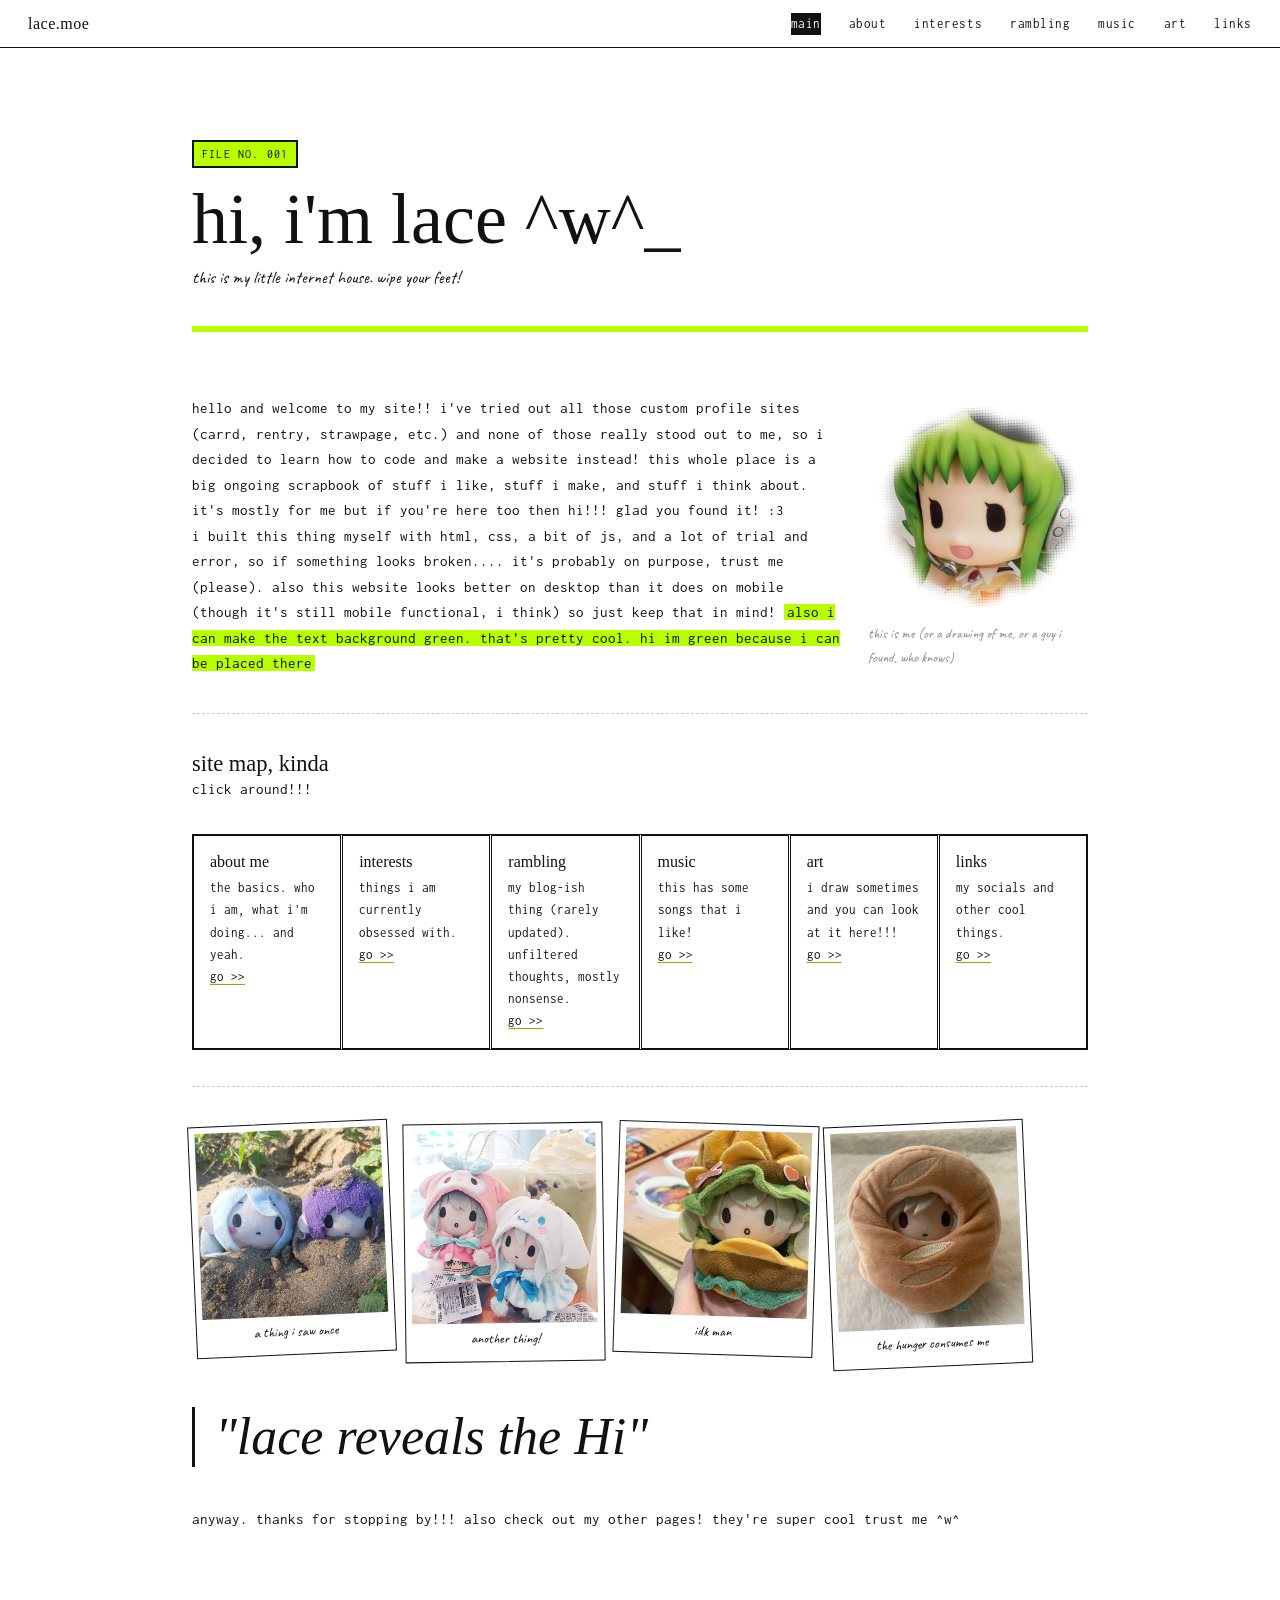
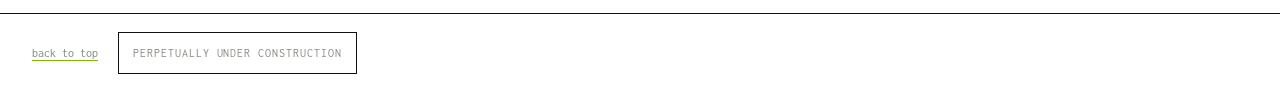
<file: index.html>
<!DOCTYPE html>
<html lang="en">
  <head>
    <meta charset="UTF-8" />
    <meta name="viewport" content="width=device-width, initial-scale=1.0" />
    <meta property="og:title" content="lace.moe">
    <meta property="og:description" content="lace's little. house place. i guess. main page yay">
    <meta property="og:image" content="https://lace.moe/assets/favicon.png">
    <meta property="og:url" content="https://lace.moe">
    <meta property="og:type" content="website">
    <title>lace's little. house place. i guess. main page yay</title>
    <link rel="icon" href="assets/favicon.png" />
    <link rel="stylesheet" href="style.css" />
  </head>
  <body>
    <nav class="site-nav">
      <a href="index.html" class="nav-title">lace.moe</a>
      <a href="index.html" class="current">main</a>
      <a href="about.html">about</a>
      <a href="interests.html">interests</a>
      <a href="rambling.html">rambling</a>
      <a href="music.html">music</a>
      <a href="art.html">art</a>
      <a href="links.html">links</a>
    </nav>

    <div class="marquee-wrap">
      <span>welcome welcome welcome !!</span>
    </div>

    <div class="page-body">
      <header class="page-head">
        <span class="stamp accent">file no. 001</span>
        <h1>hi, i'm lace ^w^<span class="blink">_</span></h1>
        <p class="hand">this is my little internet house. wipe your feet!</p>
      </header>

      <div class="lime-bar"></div>

      <section class="scatter clearfix">
        <div class="aside-float">
          <img src="assets/gumi-icon.png" alt="gumi vocaloid" class="rotated-left" />
          <p class="margin-note">this is me (or a drawing of me, or a guy i found, who knows)</p>
        </div>

        <p>
          hello and welcome to my site!! i've tried out all those custom profile sites (carrd, rentry, strawpage, 
          etc.) and none of those really stood out to me, so i decided to learn how to code and make a
          website instead! this whole place is a big ongoing scrapbook of stuff i like, stuff i make, and stuff i think
          about. it's mostly for me but if you're here too then hi!!! glad you found it! :3
        </p>

        <p>
          i built this thing myself with html, css, a bit of js, and a lot of trial and error, so if something looks broken....
          it's probably on purpose, trust me (please). also this website looks better on desktop than it does on mobile 
          (though it's still mobile functional, i think) so just keep that in mind!
          <span class="highlight">also i can make the text background green. that's pretty cool. hi im green because i can be placed there</span>
        </p>

        <hr class="torn-line" />

        <h2>site map, kinda</h2>
        <p>click around!!!</p>

        <div class="scrap-grid" style="grid-template-columns: repeat(auto-fill, minmax(130px, 1fr))">
          <div class="scrap-cell">
            <h3>about me</h3>
            <p>the basics. who i am, what i'm doing... and yeah.</p>
            <p><a href="about.html">go &gt;&gt;</a></p>
          </div>
          <div class="scrap-cell">
            <h3>interests</h3>
            <p>things i am currently obsessed with.</p>
            <p><a href="interests.html">go &gt;&gt;</a></p>
          </div>
          <div class="scrap-cell">
            <h3>rambling</h3>
            <p>my blog-ish thing (rarely updated). unfiltered thoughts, mostly nonsense.</p>
            <p><a href="rambling.html">go &gt;&gt;</a></p>
          </div>
          <div class="scrap-cell">
            <h3>music</h3>
            <p>this has some songs that i like!</p>
            <p><a href="music">go &gt;&gt;</a></p>
          </div>
          <div class="scrap-cell">
            <h3>art</h3>
            <p>i draw sometimes and you can look at it here!!!</p>
            <p><a href="art.html">go &gt;&gt;</a></p>
          </div>
          <div class="scrap-cell">
            <h3>links</h3>
            <p>my socials and other cool things.</p>
            <p><a href="links.html">go &gt;&gt;</a></p>
          </div>
        </div>

        <hr class="torn-line" />

        <div class="photo-row">
          <figure class="rotated-left">
            <img src="assets/kanamafu-sand.jpg" alt="kanamafu in the sand" />
            <figcaption>a thing i saw once</figcaption>
          </figure>
          <figure class="rotated-tiny">
            <img src="assets/nenekana-plush.jpg" alt="nenekana plushies" />
            <figcaption>another thing!</figcaption>
          </figure>
          <figure class="rotated-right">
            <img src="assets/kohane-burger.jpg" alt="kohane burger" />
            <figcaption>idk man</figcaption>
          </figure>
          <figure class="rotated-left">
            <img src="assets/bread-shiho.png" alt="shiho bread" />
            <figcaption>the hunger consumes me</figcaption>
          </figure>
        </div>

        <p class="big-quote">"lace reveals the Hi"</p>

        <p>
          anyway. thanks for stopping by!!! also check out my other pages! they're super cool trust me ^w^
        </p>
      </section>
    </div>

    <footer class="footer-strip">
      <a href="#top">back to top</a>
      <span class="under-construction">perpetually under construction</span>
    </footer>
  </body>
</html>
</file>
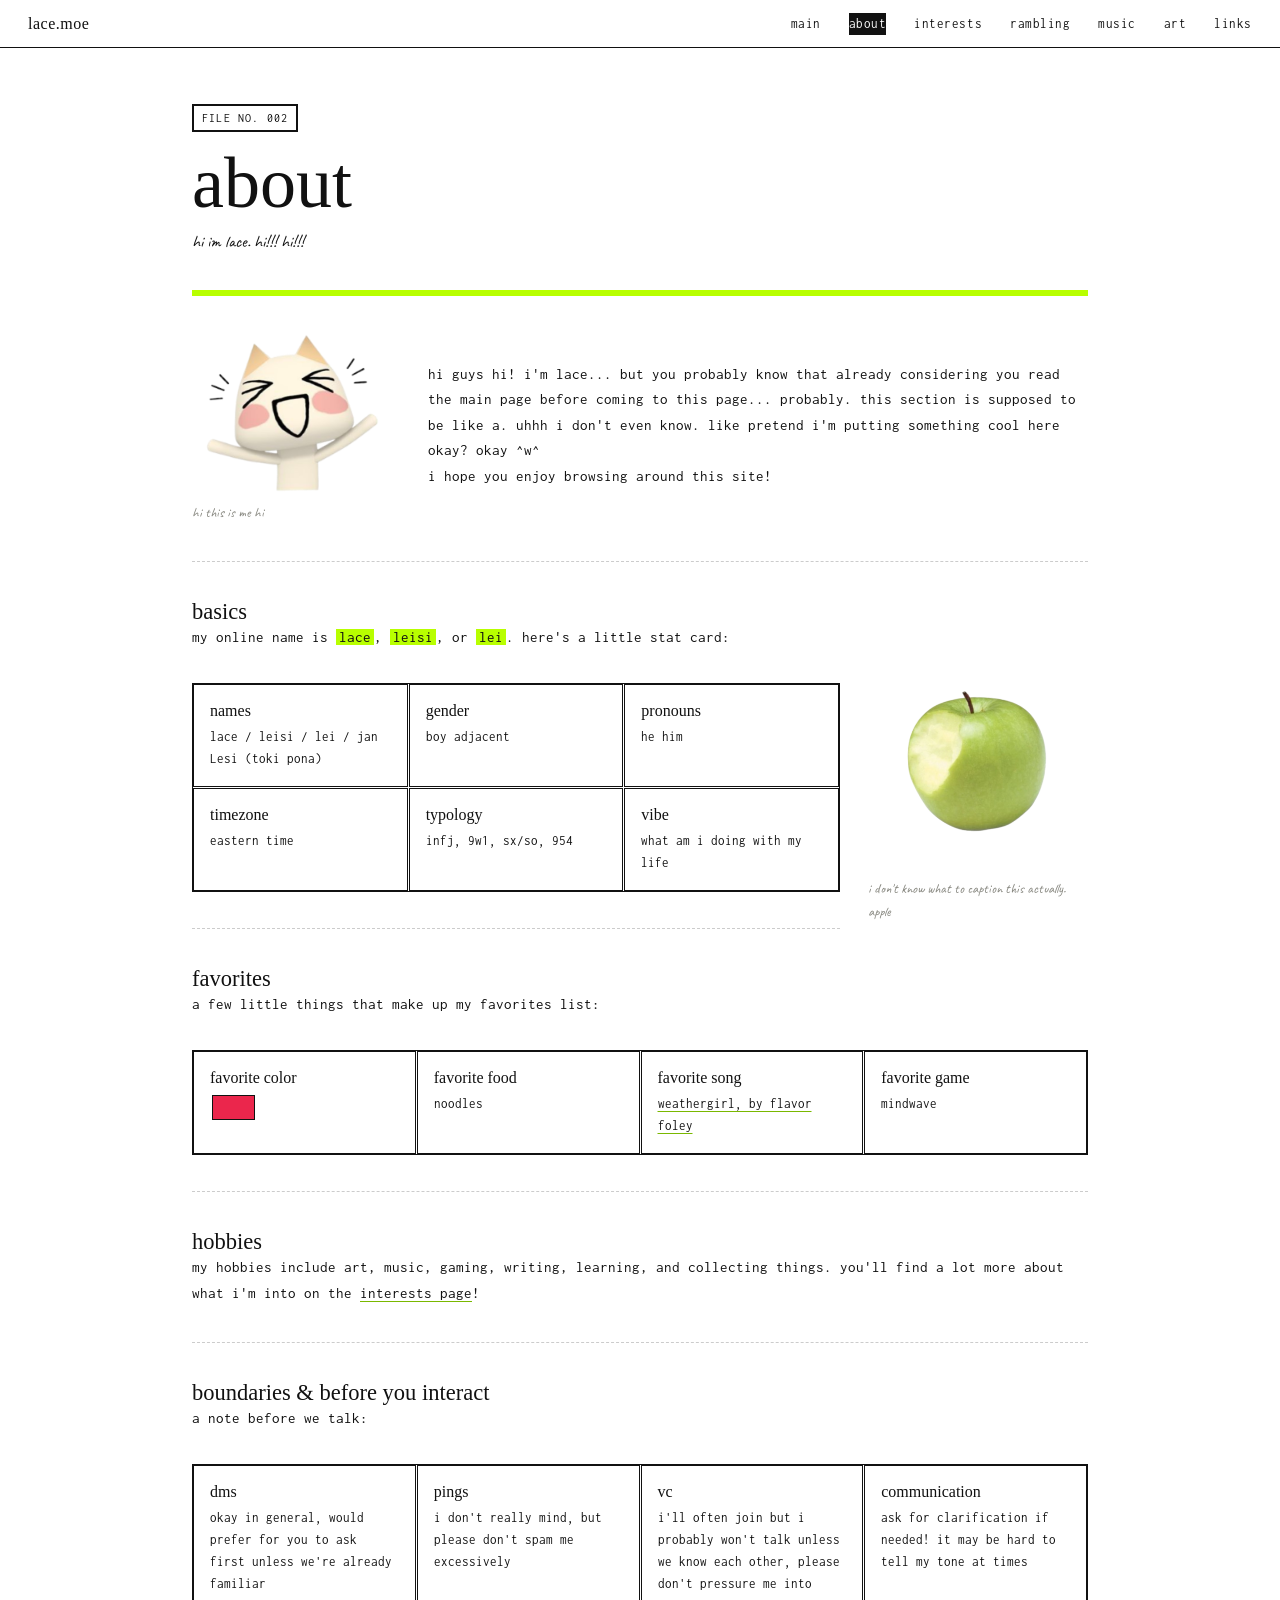
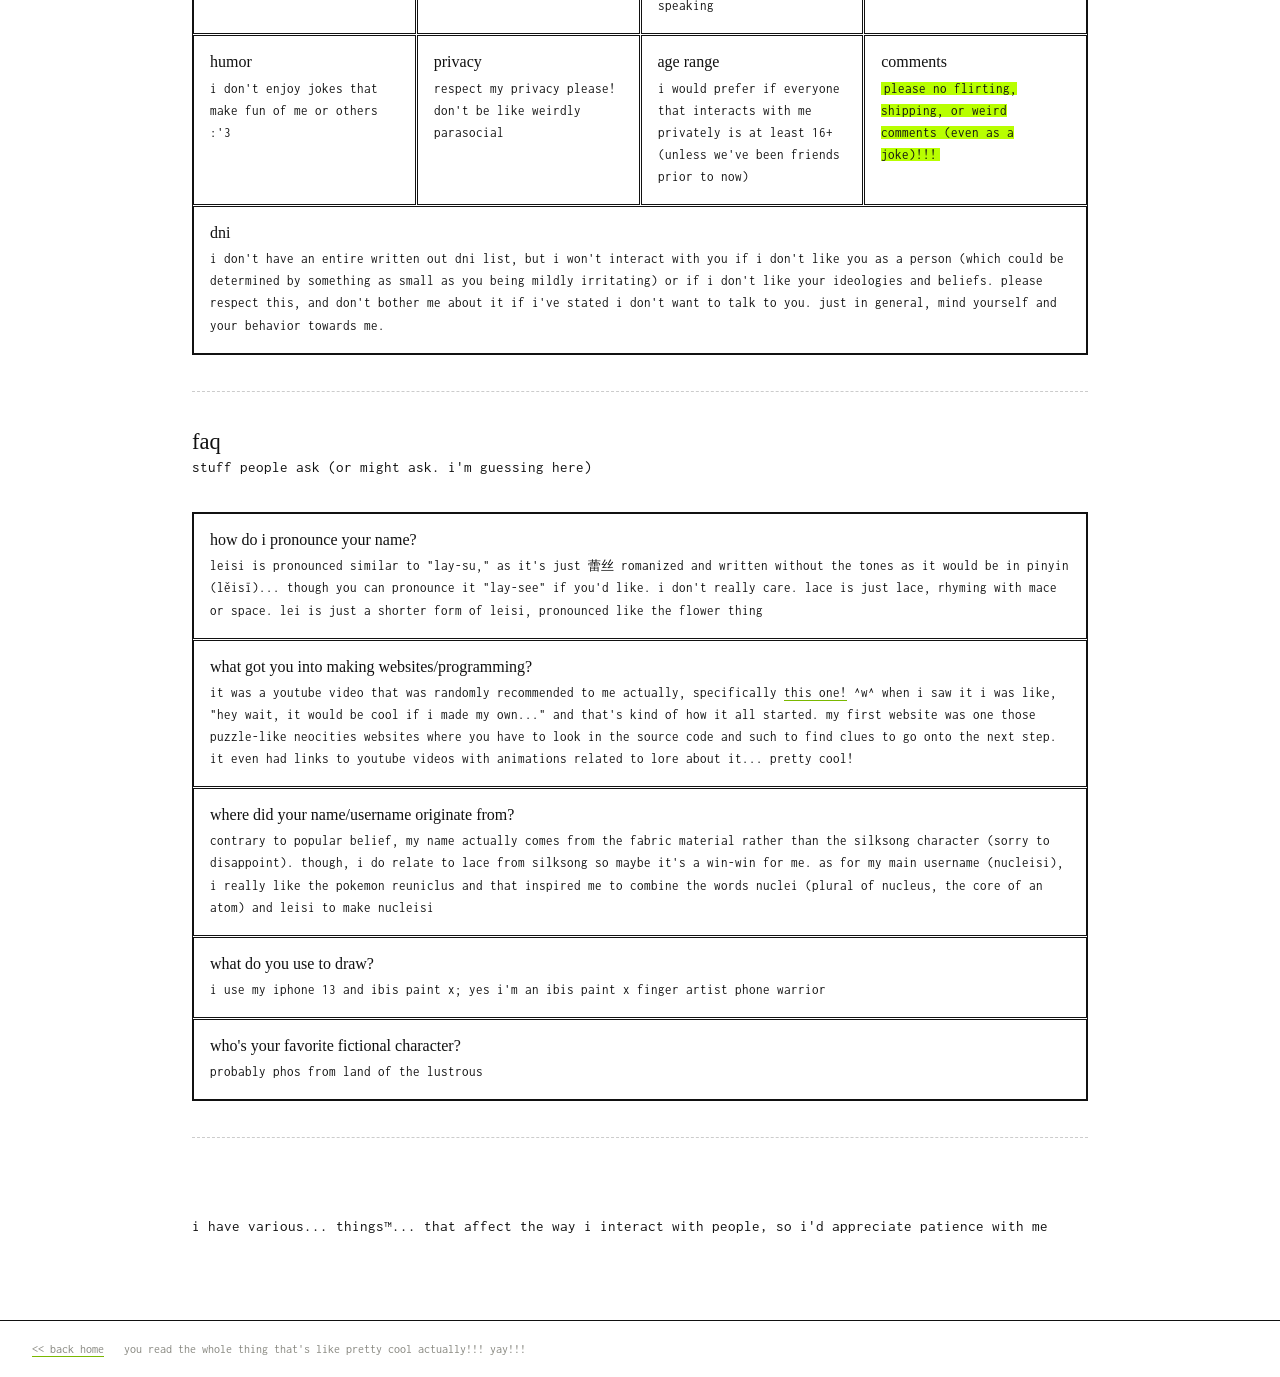
<file: about.html>
<!DOCTYPE html>
<html lang="en">
  <head>
    <meta charset="UTF-8" />
    <meta name="viewport" content="width=device-width, initial-scale=1.0" />
    <meta property="og:title" content="lace.moe" />
    <meta
      property="og:description"
      content="about lace!!! wow im so cool right guys. right. wait where's everyone going wait"
    />
    <meta property="og:image" content="https://lace.moe/assets/favicon.png" />
    <meta property="og:url" content="https://lace.moe/about.html" />
    <meta property="og:type" content="website" />
    <title>about lace!!! wow im so cool right guys. right. wait where's everyone going wait</title>
    <link rel="icon" href="assets/favicon.png" />
    <link rel="stylesheet" href="style.css" />
  </head>
  <body>
    <nav class="site-nav">
      <a href="index.html" class="nav-title">lace.moe</a>
      <a href="index.html">main</a>
      <a href="about.html" class="current">about</a>
      <a href="interests.html">interests</a>
      <a href="rambling.html">rambling</a>
      <a href="music.html">music</a>
      <a href="art.html">art</a>
      <a href="links.html">links</a>
    </nav>
    <div class="page-body">
      <header class="page-head">
        <span class="stamp">file no. 002</span>
        <h1>about</h1>
        <p class="hand">hi im lace. hi!!! hi!!!</p>
      </header>
      <div class="lime-bar"></div>
      <div class="hero-row">
        <div class="img-wrap">
          <img src="assets/toro-happy.png" alt="toro aka me" class="rotated-tiny" />
          <p class="margin-note">hi this is me hi</p>
        </div>
        <div class="hero-text">
          <p>
            hi guys hi! i'm lace... but you probably know that already considering you read the main page before coming
            to this page... probably. this section is supposed to be like a. uhhh i don't even know. like pretend i'm
            putting something cool here okay? okay ^w^
          </p>
          <p>i hope you enjoy browsing around this site!</p>
        </div>
      </div>
      <hr class="torn-line" />
      <h2>basics</h2>
      <p>
        my online name is <span class="highlight">lace</span>, <span class="highlight">leisi</span>, or
        <span class="highlight">lei</span>. here's a little stat card:
      </p>
      <div class="aside-float">
        <img src="assets/apple.png" alt="apple" class="rotated-left" />
        <p class="margin-note">i don't know what to caption this actually. apple</p>
      </div>
      <div class="scrap-grid">
        <div class="scrap-cell">
          <h3>names</h3>
          <p>lace / leisi / lei / jan Lesi (toki pona)</p>
        </div>
        <div class="scrap-cell">
          <h3>gender</h3>
          <p>boy adjacent</p>
        </div>
        <div class="scrap-cell">
          <h3>pronouns</h3>
          <p>he him</p>
        </div>
        <div class="scrap-cell">
          <h3>timezone</h3>
          <p>eastern time</p>
        </div>
        <div class="scrap-cell">
          <h3>typology</h3>
          <p>infj, 9w1, sx/so, 954</p>
        </div>
        <div class="scrap-cell">
          <h3>vibe</h3>
          <p>what am i doing with my life</p>
        </div>
      </div>
      <hr class="torn-line" />
      <h2>favorites</h2>
      <p>a few little things that make up my favorites list:</p>
      <div class="scrap-grid">
        <div class="scrap-cell">
          <h3>favorite color</h3>
          <p><span class="tag" style="background: #eb264c">&nbsp;&nbsp;&nbsp;&nbsp;</span></p>
        </div>
        <div class="scrap-cell">
          <h3>favorite food</h3>
          <p>noodles</p>
        </div>
        <div class="scrap-cell">
          <h3>favorite song</h3>
          <a href="https://youtu.be/M7VSEZOQIlg" target="_blank">weathergirl, by flavor foley</a>
        </div>
        <div class="scrap-cell">
          <h3>favorite game</h3>
          <p>mindwave</p>
        </div>
      </div>
      <hr class="torn-line" />
      <h2>hobbies</h2>
      <p>
        my hobbies include art, music, gaming, writing, learning, and collecting things. 
        you'll find a lot more about what i'm into on the <a href="interests.html">interests page</a>!
      </p>
      <hr class="torn-line" />
        <h2>boundaries &amp; before you interact</h2>
        <p>a note before we talk:</p>
        <div class="scrap-grid">
          <div class="scrap-cell">
            <h3>dms</h3>
            <p>okay in general, would prefer for you to ask first unless we're already familiar</p>
          </div>
          <div class="scrap-cell">
            <h3>pings</h3>
            <p>i don't really mind, but please don't spam me excessively</p>
          </div>
          <div class="scrap-cell">
            <h3>vc</h3>
            <p>
              i'll often join but i probably won't talk unless we know each other, please don't pressure me into
              speaking
            </p>
          </div>
          <div class="scrap-cell">
            <h3>communication</h3>
            <p>ask for clarification if needed! it may be hard to tell my tone at times</p>
          </div>
          <div class="scrap-cell">
            <h3>humor</h3>
            <p>i don't enjoy jokes that make fun of me or others :'3</p>
          </div>
          <div class="scrap-cell">
            <h3>privacy</h3>
            <p>respect my privacy please! don't be like weirdly parasocial</p>
          </div>
          <div class="scrap-cell">
            <h3>age range</h3>
            <p>i would prefer if everyone that interacts with me privately is at least 16+ (unless we've been friends prior to now)</p>
          </div>
          <div class="scrap-cell">
            <h3>comments</h3>
            <p><span class="highlight">please no flirting, shipping, or weird comments (even as a joke)!!!</span></p>
          </div>
          <div class="scrap-cell" style="grid-column: 1 / -1">
            <h3>dni</h3>
            <p>
              i don't have an entire written out dni list, but i won't interact with you if i don't like you
              as a person (which could be determined by something as small as you being mildly irritating) or if i don't
              like your ideologies and beliefs. please respect this, and don't bother me about it if i've stated i don't
              want to talk to you. just in general, mind yourself and your behavior towards me.
            </p>
          </div>
        </div>
      <hr class="torn-line" />
      <h2>faq</h2>
      <p>stuff people ask (or might ask. i'm guessing here)</p>
      <div class="scrap-grid" style="grid-template-columns: 1fr; margin-top: 32px">
        <div class="scrap-cell">
          <h3>how do i pronounce your name?</h3>
          <p>
            leisi is pronounced similar to "lay-su," as it's just 蕾丝 romanized and written without the tones as it
            would be in pinyin (lěisī)... though you can pronounce it "lay-see" if you'd like. i don't really care.
            lace is just lace, rhyming with mace or space. lei is just a shorter form of leisi, pronounced like
            the flower thing
          </p>
        </div>
        <div class="scrap-cell">
          <h3>what got you into making websites/programming?</h3>
          <p>
            it was a youtube video that was randomly recommended to me actually, specifically
            <a href="https://youtu.be/V1BqNbckZYg" target="_blank">this one!</a> ^w^ when i saw it i was like, "hey
            wait, it would be cool if i made my own..." and that's kind of how it all started. my first website was 
            one those puzzle-like neocities websites where you have to look in the source code and such to find clues 
            to go onto the next step. it even had links to youtube videos with animations related to lore about it... 
            pretty cool!
          </p>
        </div>
        <div class="scrap-cell">
          <h3>where did your name/username originate from?</h3>
          <p>
            contrary to popular belief, my name actually comes from the fabric material rather than the silksong
            character (sorry to disappoint). though, i do relate to lace from silksong so maybe it's a win-win for me. 
            as for my main username (nucleisi), i really like the pokemon reuniclus and that inspired me to 
            combine the words nuclei (plural of nucleus, the core of an atom) and leisi to make nucleisi
          </p>
        </div>
        <div class="scrap-cell">
          <h3>what do you use to draw?</h3>
          <p>i use my iphone 13 and ibis paint x; yes i'm an ibis paint x finger artist phone warrior</p>
        </div>
        <div class="scrap-cell">
          <h3>who's your favorite fictional character?</h3>
          <p>probably phos from land of the lustrous</p>
        </div>
      </div>
      <hr class="torn-line" />
      <section class="scatter clearfix">
        <p>
          i have various... things™... that affect the way i interact with people, so i'd appreciate patience with me
        </p>
      </section>
     </div>
    <footer class="footer-strip">
      <a href="index.html">&lt;&lt; back home</a>
      <span>you read the whole thing that's like pretty cool actually!!! yay!!!</span>
    </footer>
  </body>
</html>
</file>
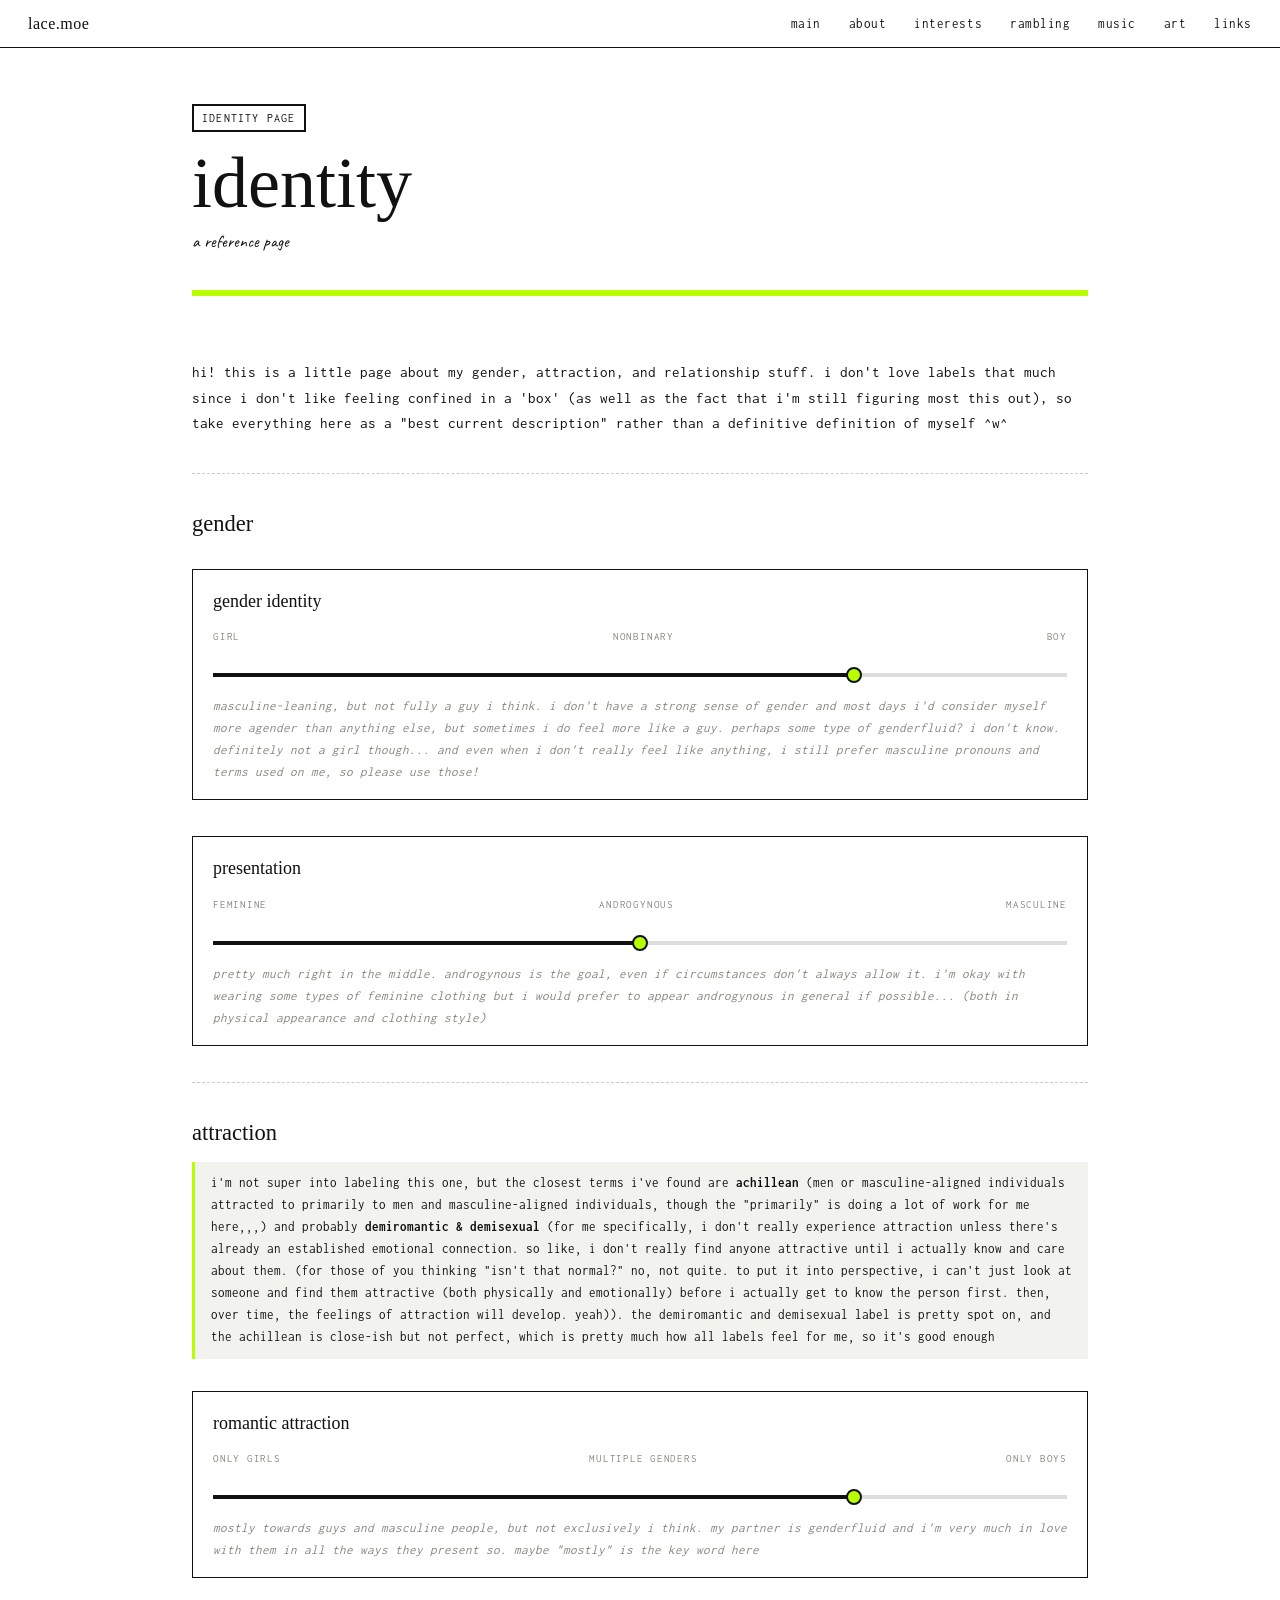
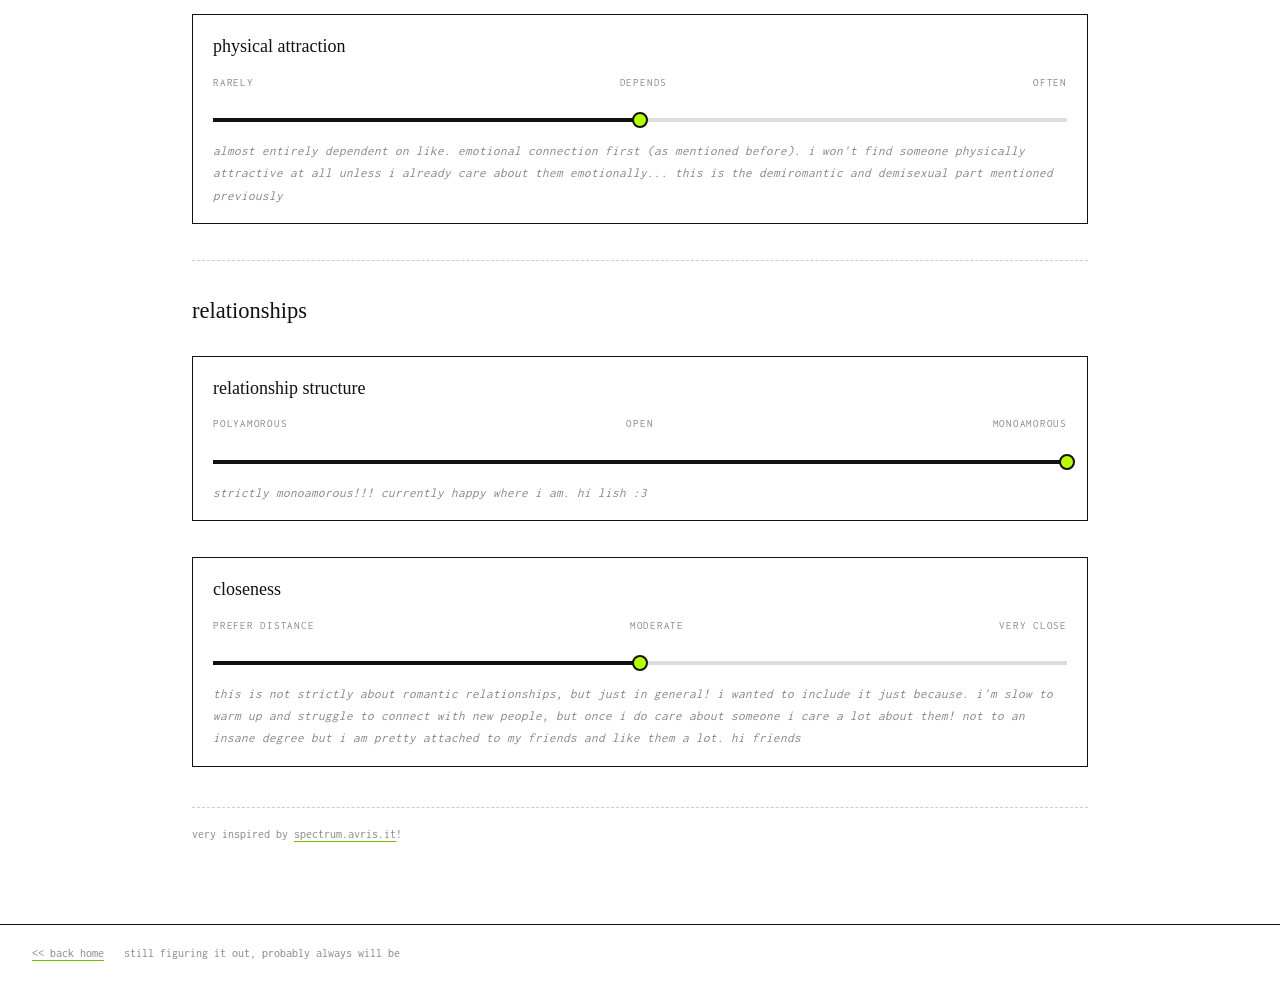
<file: identity.html>
<!doctype html>
<html lang="en">
  <head>
    <meta charset="UTF-8" />
    <meta name="viewport" content="width=device-width, initial-scale=1.0" />
    <meta property="og:title" content="lace.moe" />
    <meta property="og:description" content="i like sliders i think" />
    <meta property="og:image" content="https://lace.moe/assets/favicon.png" />
    <meta property="og:url" content="https://lace.moe/identity.html" />
    <meta property="og:type" content="website" />
    <title>i like sliders i think</title>
    <link rel="icon" href="assets/favicon.png" />
    <link rel="stylesheet" href="style.css" />
    <style>
      .spectrum-section {
        margin: 32px 0;
      }

      .spectrum-item {
        margin-bottom: 36px;
        border: 1.5px solid var(--ink);
        padding: 16px 20px;
      }

      .spectrum-label {
        font-family: "IM Fell English", serif;
        font-size: 18px;
        margin-bottom: 12px;
        display: block;
      }

      .spectrum-track {
        position: relative;
        height: 24px;
        margin: 16px 0 8px;
      }

      .spectrum-bar {
        position: absolute;
        top: 10px;
        left: 0;
        right: 0;
        height: 4px;
        background: #ddd;
      }

      .spectrum-fill {
        position: absolute;
        top: 0;
        left: 0;
        height: 100%;
        background: var(--ink);
      }

      .spectrum-dot {
        position: absolute;
        top: 50%;
        transform: translate(-50%, -50%);
        width: 16px;
        height: 16px;
        background: var(--lime);
        border: 2px solid var(--ink);
        border-radius: 50%;
      }

      .spectrum-ends {
        display: flex;
        justify-content: space-between;
        font-size: 11px;
        letter-spacing: 0.07em;
        text-transform: uppercase;
        color: var(--muted);
        margin-bottom: 4px;
      }

      .spectrum-note {
        font-size: 13px;
        color: var(--muted);
        margin-top: 8px;
        font-style: italic;
      }

      .note-box {
        border-left: 3px solid var(--lime);
        padding: 10px 16px;
        margin: 16px 0;
        font-size: 13px;
        background: var(--faint);
      }

      .inspired-by {
        font-size: 12px;
        color: var(--muted);
        margin-top: 40px;
        border-top: 1px dashed #ccc;
        padding-top: 16px;
      }
    </style>
  </head>
  <body>
    <nav class="site-nav">
      <a href="index.html" class="nav-title">lace.moe</a>
      <a href="index.html">main</a>
      <a href="about.html">about</a>
      <a href="interests.html">interests</a>
      <a href="rambling.html">rambling</a>
      <a href="music.html">music</a>
      <a href="art.html">art</a>
      <a href="links.html">links</a>
    </nav>

    <div class="page-body">
      <header class="page-head">
        <span class="stamp">identity page</span>
        <h1>identity</h1>
        <p class="hand">a reference page</p>
      </header>

      <div class="lime-bar"></div>

      <section class="scatter clearfix">
        <p>
          hi! this is a little page about my gender, attraction, and relationship stuff. i don't love labels that much
          since i don't like feeling confined in a 'box' (as well as the fact that i'm still figuring most this out), so
          take everything here as a "best current description" rather than a definitive definition of myself ^w^
        </p>

        <hr class="torn-line" />
        <h2>gender</h2>

        <div class="spectrum-section">
          <div class="spectrum-item">
            <span class="spectrum-label">gender identity</span>
            <div class="spectrum-ends"><span>girl</span><span>nonbinary</span><span>boy</span></div>
            <div class="spectrum-track">
              <div class="spectrum-bar"><div class="spectrum-fill" style="width: 75%"></div></div>
              <div class="spectrum-dot" style="left: 75%"></div>
            </div>
            <p class="spectrum-note">
              masculine-leaning, but not fully a guy i think. i don't have a strong sense of gender and most days i'd
              consider myself more agender than anything else, but sometimes i do feel more like a guy. perhaps some
              type of genderfluid? i don't know. definitely not a girl though... and even when i don't really feel like
              anything, i still prefer masculine pronouns and terms used on me, so please use those!
            </p>
          </div>
          <div class="spectrum-item">
            <span class="spectrum-label">presentation</span>
            <div class="spectrum-ends"><span>feminine</span><span>androgynous</span><span>masculine</span></div>
            <div class="spectrum-track">
              <div class="spectrum-bar"><div class="spectrum-fill" style="width: 50%"></div></div>
              <div class="spectrum-dot" style="left: 50%"></div>
            </div>
            <p class="spectrum-note">
              pretty much right in the middle. androgynous is the goal, even if circumstances don't always allow it. i'm
              okay with wearing some types of feminine clothing but i would prefer to appear androgynous in general if possible... 
              (both in physical appearance and clothing style)
            </p>
          </div>
        </div>

        <hr class="torn-line" />
        <h2>attraction</h2>

        <div class="note-box">
          i'm not super into labeling this one, but the closest terms i've found are <strong>achillean</strong> (men or
          masculine-aligned individuals attracted to primarily to men and masculine-aligned individuals, though the
          "primarily" is doing a lot of work for me here,,,) and probably
          <strong>demiromantic & demisexual</strong> (for me specifically, i don't really experience attraction
          unless there's already an established emotional connection. so like, i don't really find anyone attractive
          until i actually know and care about them. (for those of you thinking "isn't that normal?" no, not quite. to put 
          it into perspective, i can't just look at someone and find them attractive (both physically and emotionally) before 
          i actually get to know the person first. then, over time, the feelings of attraction will develop. yeah)). the demiromantic 
          and demisexual label is pretty spot on, and the achillean is close-ish but not perfect, which is pretty much
          how all labels feel for me, so it's good enough
        </div>

        <div class="spectrum-section">
          <div class="spectrum-item">
            <span class="spectrum-label">romantic attraction</span>
            <div class="spectrum-ends"><span>only girls</span><span>multiple genders</span><span>only boys</span></div>
            <div class="spectrum-track">
              <div class="spectrum-bar"><div class="spectrum-fill" style="width: 75%"></div></div>
              <div class="spectrum-dot" style="left: 75%"></div>
            </div>
            <p class="spectrum-note">
              mostly towards guys and masculine people, but not exclusively i think. my partner is genderfluid and i'm
              very much in love with them in all the ways they present so. maybe "mostly" is the key word here
            </p>
          </div>
          <div class="spectrum-item">
            <span class="spectrum-label">physical attraction</span>
            <div class="spectrum-ends"><span>rarely</span><span>depends</span><span>often</span></div>
            <div class="spectrum-track">
              <div class="spectrum-bar"><div class="spectrum-fill" style="width: 50%"></div></div>
              <div class="spectrum-dot" style="left: 50%"></div>
            </div>
            <p class="spectrum-note">
              almost entirely dependent on like. emotional connection first (as mentioned before). i won't find someone 
              physically attractive at all unless i already care about them emotionally... this is the demiromantic and 
              demisexual part mentioned previously
            </p>
          </div>
        </div>

        <hr class="torn-line" />
        <h2>relationships</h2>

        <div class="spectrum-section">
          <div class="spectrum-item">
            <span class="spectrum-label">relationship structure</span>
            <div class="spectrum-ends"><span>polyamorous</span><span>open</span><span>monoamorous</span></div>
            <div class="spectrum-track">
              <div class="spectrum-bar"><div class="spectrum-fill" style="width: 100%"></div></div>
              <div class="spectrum-dot" style="left: 100%"></div>
            </div>
            <p class="spectrum-note">strictly monoamorous!!! currently happy where i am. hi lish :3</p>
          </div>
          <div class="spectrum-item">
            <span class="spectrum-label">closeness</span>
            <div class="spectrum-ends"><span>prefer distance</span><span>moderate</span><span>very close</span></div>
            <div class="spectrum-track">
              <div class="spectrum-bar"><div class="spectrum-fill" style="width: 50%"></div></div>
              <div class="spectrum-dot" style="left: 50%"></div>
            </div>
            <p class="spectrum-note">
              this is not strictly about romantic relationships, but just in general! i wanted to include it just
              because. i'm slow to warm up and struggle to connect with new people, but once i do care about someone i
              care a lot about them! not to an insane degree but i am pretty attached to my friends and like them a lot. hi friends
            </p>
          </div>
        </div>

        <p class="inspired-by">
          very inspired by <a href="https://spectrum.avris.it/" target="_blank" rel="noopener">spectrum.avris.it</a>!
        </p>
      </section>
    </div>

    <footer class="footer-strip">
      <a href="index.html">&lt;&lt; back home</a>
      <span>still figuring it out, probably always will be</span>
    </footer>
  </body>
</html>
</file>
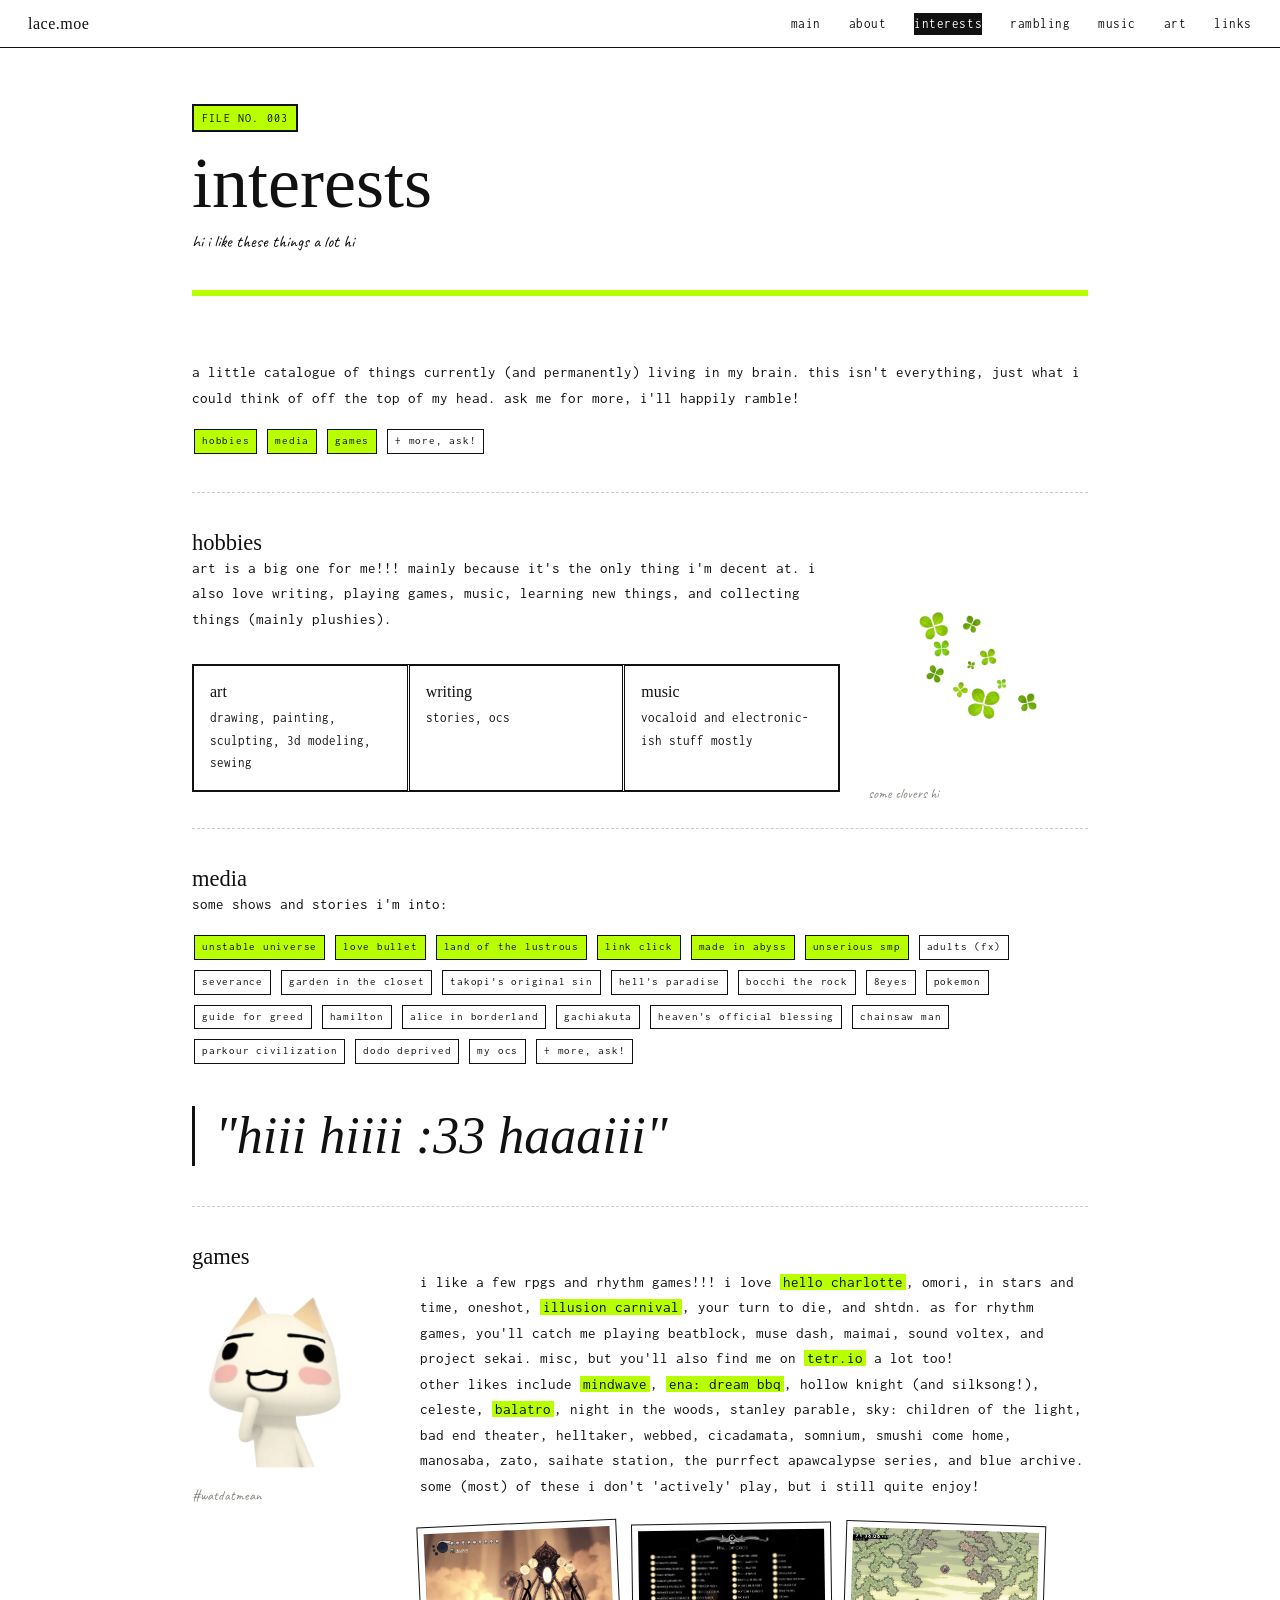
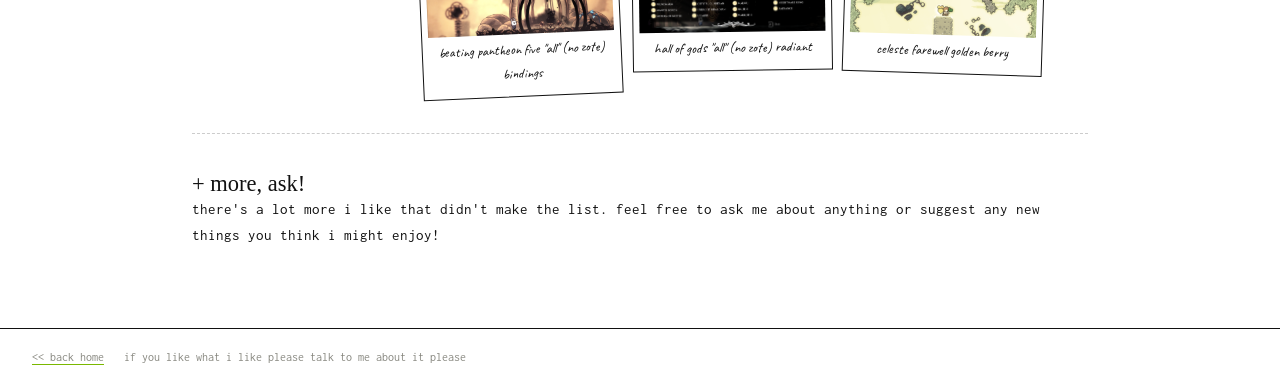
<file: interests.html>
<!DOCTYPE html>
<html lang="en">
  <head>
    <meta charset="UTF-8" />
    <meta name="viewport" content="width=device-width, initial-scale=1.0" />
    <meta property="og:title" content="lace.moe">
    <meta property="og:description" content="interests. hi i like these things hi please talk to me about these things hi">
    <meta property="og:image" content="https://lace.moe/assets/favicon.png">
    <meta property="og:url" content="https://lace.moe/interests.html">
    <meta property="og:type" content="website">
    <title>interests. hi i like these things hi please talk to me about these things hi</title>
    <link rel="icon" href="assets/favicon.png" />
    <link rel="stylesheet" href="style.css" />
  </head>
  <body>
    <nav class="site-nav">
      <a href="index.html" class="nav-title">lace.moe</a>
      <a href="index.html">main</a>
      <a href="about.html">about</a>
      <a href="interests.html" class="current">interests</a>
      <a href="rambling.html">rambling</a>
      <a href="music.html">music</a>
      <a href="art.html">art</a>
      <a href="links.html">links</a>
    </nav>

    <div class="page-body">
      <header class="page-head">
        <span class="stamp accent">file no. 003</span>
        <h1>interests</h1>
        <p class="hand">hi i like these things a lot hi</p>
      </header>

      <div class="lime-bar"></div>

      <section class="scatter clearfix">
        <p>
          a little catalogue of things currently (and permanently) living in my brain. this isn't everything, just what
          i could think of off the top of my head. ask me for more, i'll happily ramble!
        </p>

        <div class="badge-row">
          <span class="tag lime">hobbies</span>
          <span class="tag lime">media</span>
          <span class="tag lime">games</span>
          <span class="tag">+ more, ask!</span>
        </div>

        <hr class="torn-line" />

        <h2>hobbies</h2>
        <div class="aside-float">
          <img src="assets/clovers.png" alt="clover" class="rotated-right" />
          <p class="margin-note">some clovers hi</p>
        </div>
        <p>
          art is a big one for me!!! mainly because it's the only thing i'm decent at. i also love writing, playing
          games, music, learning new things, and collecting things (mainly plushies).
        </p>

        <div class="scrap-grid">
          <div class="scrap-cell">
            <h3>art</h3>
            <p>drawing, painting, sculpting, 3d modeling, sewing</p>
          </div>
          <div class="scrap-cell">
            <h3>writing</h3>
            <p>stories, ocs</p>
          </div>
          <div class="scrap-cell">
            <h3>music</h3>
            <p>vocaloid and electronic-ish stuff mostly</p>
          </div>
        </div>

        <hr class="torn-line" />

        <h2>media</h2>
        <p>some shows and stories i'm into:</p>
        <div class="badge-row">
          <span class="tag lime">unstable universe</span>
          <span class="tag lime">love bullet</span>
          <span class="tag lime">land of the lustrous</span>
          <span class="tag lime">link click</span>
          <span class="tag lime">made in abyss</span>
          <span class="tag lime">unserious smp</span>
          <span class="tag">adults (fx)</span>
          <span class="tag">severance</span>
          <span class="tag">garden in the closet</span>
          <span class="tag">takopi's original sin</span>
          <span class="tag">hell's paradise</span>
          <span class="tag">bocchi the rock</span>
          <span class="tag">8eyes</span>
          <span class="tag">pokemon</span>
          <span class="tag">guide for greed</span>
          <span class="tag">hamilton</span>
          <span class="tag">alice in borderland</span>
          <span class="tag">gachiakuta</span>
          <span class="tag">heaven's official blessing</span>
          <span class="tag">chainsaw man</span>
          <span class="tag">parkour civilization</span>
          <span class="tag">dodo deprived</span>
          <span class="tag">my ocs</span>
          <span class="tag">+ more, ask!</span>
        </div>

        <p class="big-quote">"hiii hiiii :33 haaaiii"</p>

        <hr class="torn-line" />

        <h2>games</h2>
        <div class="aside-float-left">
          <img src="assets/toro-question.png" alt="toro the cat looking confused" />
          <p class="margin-note">#watdatmean</p>
        </div>
        <p>
          i like a few rpgs and rhythm games!!! i love <span class="highlight">hello charlotte</span>, omori, 
          in stars and time, oneshot, <span class="highlight">illusion carnival</span>, your turn to die, and shtdn. 
          as for rhythm games, you'll catch me playing beatblock, muse dash, maimai, sound voltex, and project sekai. 
          misc, but you'll also find me on <span class="highlight">tetr.io</span> a lot too!
        </p>
        <p>
          other likes include <span class="highlight">mindwave</span>, <span class="highlight">ena: dream bbq</span>, hollow knight (and
          silksong!), celeste, <span class="highlight">balatro</span>, night in the woods, stanley parable, sky: children of the light, bad
          end theater, helltaker, webbed, cicadamata, somnium, smushi come home, manosaba, zato, saihate station, the purrfect apawcalypse 
          series, and blue archive. 
          some (most) of these i don't 'actively' play, but i still quite enjoy!
        </p>

        <div class="photo-row">
          <figure class="rotated-left">
            <img src="assets/p5ab.png" alt="pantheon five all bindings hollow knight" />
            <figcaption>beating pantheon five "all" (no zote) bindings</figcaption>
          </figure>
          <figure class="rotated-tiny">
            <img src="assets/hogr.png" alt="hall of gods all radiant" />
            <figcaption>hall of gods "all" (no zote) radiant</figcaption>
          </figure>
          <figure class="rotated-right">
            <img src="assets/fwg.png" alt="farewell golden berry" />
            <figcaption>celeste farewell golden berry</figcaption>
          </figure>
        </div>

        <hr class="torn-line" />

        <h2>+ more, ask!</h2>
        <p>
          there's a lot more i like that didn't make the list. feel free to ask me about anything or suggest any 
          new things you think i might enjoy!
        </p>
      </section>
    </div>

    <footer class="footer-strip">
      <a href="index.html">&lt;&lt; back home</a>
      <span>if you like what i like please talk to me about it please</span>
    </footer>
  </body>
</html>
</file>
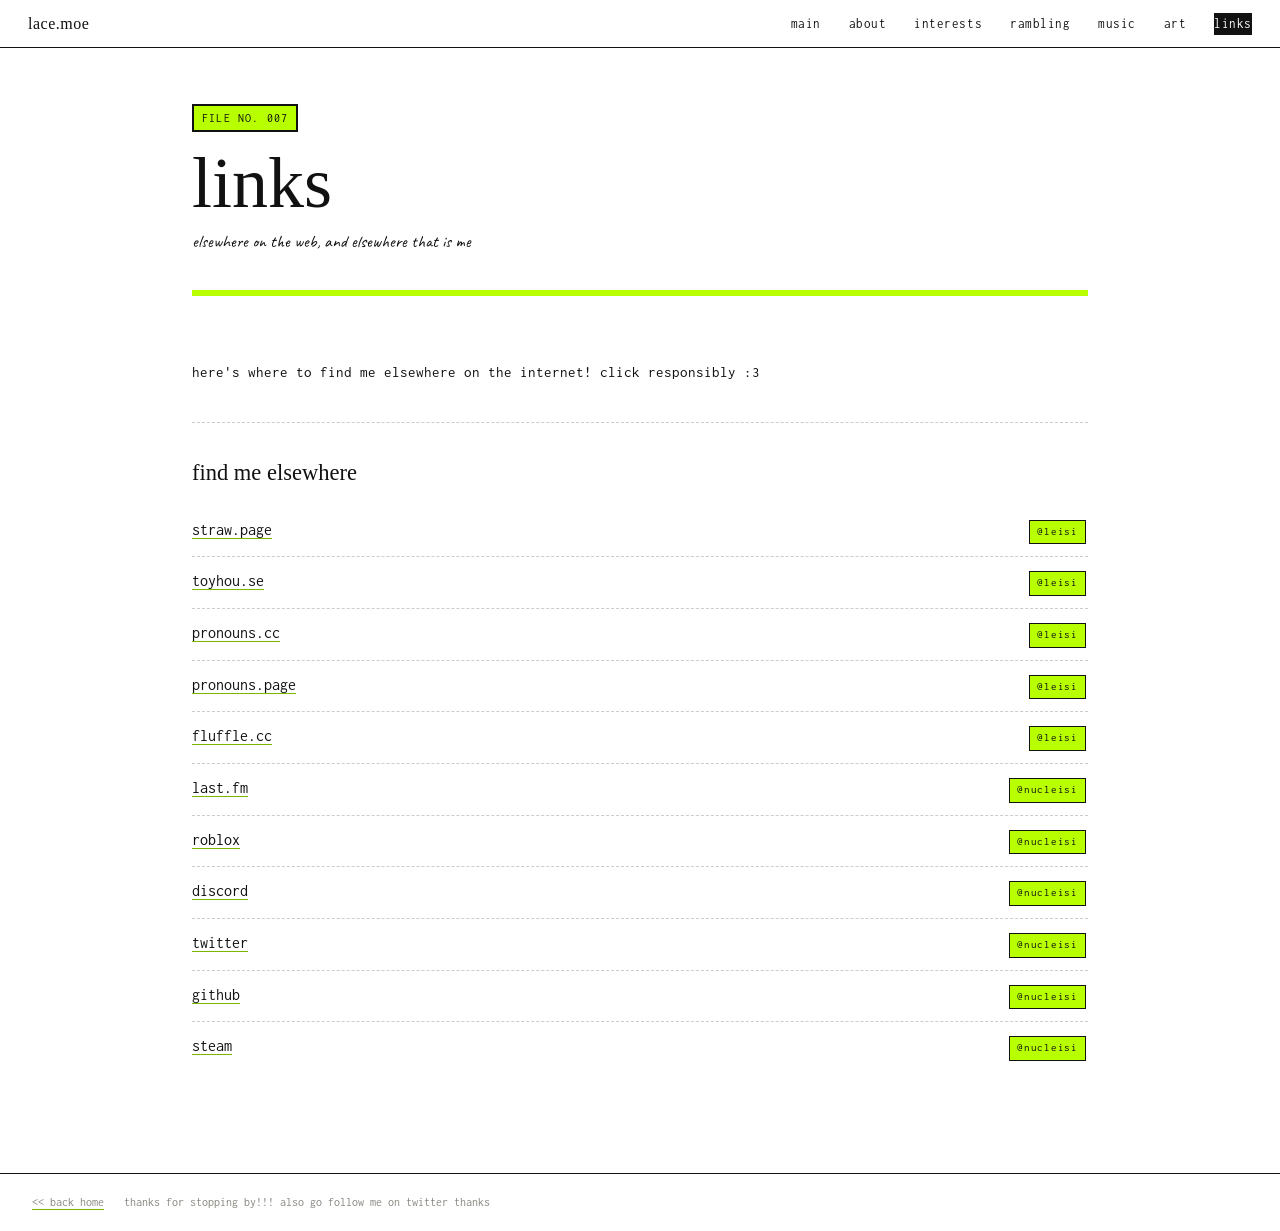
<file: links.html>
<!DOCTYPE html>
<html lang="en">
  <head>
    <meta charset="UTF-8" />
    <meta name="viewport" content="width=device-width, initial-scale=1.0" />
    <meta property="og:title" content="lace.moe">
    <meta property="og:description" content="links! find me elsewhere">
    <meta property="og:image" content="https://lace.moe/assets/favicon.png">
    <meta property="og:url" content="https://lace.moe/links.html">
    <meta property="og:type" content="website">
    <title>links! find me elsewhere</title>
    <link rel="icon" href="assets/favicon.png" />
    <link rel="stylesheet" href="style.css" />
  </head>
  <body>
    <nav class="site-nav">
      <a href="index.html" class="nav-title">lace.moe</a>
      <a href="index.html">main</a>
      <a href="about.html">about</a>
      <a href="interests.html">interests</a>
      <a href="rambling.html">rambling</a>
      <a href="music.html">music</a>
      <a href="art.html">art</a>
      <a href="links.html" class="current">links</a>
    </nav>

    <div class="page-body">
      <header class="page-head">
        <span class="stamp accent">file no. 007</span>
        <h1>links</h1>
        <p class="hand">elsewhere on the web, and elsewhere that is me</p>
      </header>

      <div class="lime-bar"></div>

      <section class="scatter clearfix">
        <p>here's where to find me elsewhere on the internet! click responsibly :3</p>

        <hr class="torn-line" />

        <h2>find me elsewhere</h2>
        <ul class="link-list">
          <li>
            <span class="link-title"
              ><a href="https://leisi.straw.page" target="_blank" rel="noopener">straw.page</a></span>
            <span class="tag lime">@leisi</span>
          </li>
          <li>
            <span class="link-title"
              ><a href="https://toyhou.se/leisi" target="_blank" rel="noopener">toyhou.se</a></span>
            <span class="tag lime">@leisi</span>
          </li>
          <li>
            <span class="link-title"
              ><a href="https://pronouns.cc/@leisi" target="_blank" rel="noopener">pronouns.cc</a></span>
            <span class="tag lime">@leisi</span>
          </li>
            <li>
            <span class="link-title"
              ><a href="https://en.pronouns.page/@leisi" target="_blank" rel="noopener">pronouns.page</a></span>
            <span class="tag lime">@leisi</span>
          </li>
          <li>
            <span class="link-title"
              ><a href="https://fluffle.cc/leisi" target="_blank" rel="noopener">fluffle.cc</a></span>
            <span class="tag lime">@leisi</span>
          </li>
          <li>
            <span class="link-title"
              ><a href="https://www.last.fm/user/nucleisi" target="_blank" rel="noopener">last.fm</a></span>
            <span class="tag lime">@nucleisi</span>
          </li>
          <li>
            <span class="link-title"
              ><a href="https://www.roblox.com/users/3981800116/profile" target="_blank" rel="noopener">roblox</a></span>
            <span class="tag lime">@nucleisi</span>
          </li>
          <li>
            <span class="link-title"
              ><a href="https://discord.com/users/593192671875563547" target="_blank" rel="noopener">discord</a></span>
            <span class="tag lime">@nucleisi</span>
          </li>
          <li>
            <span class="link-title"><a href="https://x.com/nucleisi" target="_blank" rel="noopener">twitter</a></span>
            <span class="tag lime">@nucleisi</span>
          </li>
          <li>
            <span class="link-title"><a href="https://github.com/nucleisi" target="_blank" rel="noopener">github</a></span>
            <span class="tag lime">@nucleisi</span>
          </li>
          <li>
            <span class="link-title"><a href="https://steamcommunity.com/id/nucleisi" target="_blank" rel="noopener">steam</a></span>
            <span class="tag lime">@nucleisi</span>
          </li>
        </ul>
      </section>
    </div>

    <footer class="footer-strip">
      <a href="index.html">&lt;&lt; back home</a>
      <span>thanks for stopping by!!! also go follow me on twitter thanks</span>
    </footer>
  </body>
</html>
</file>
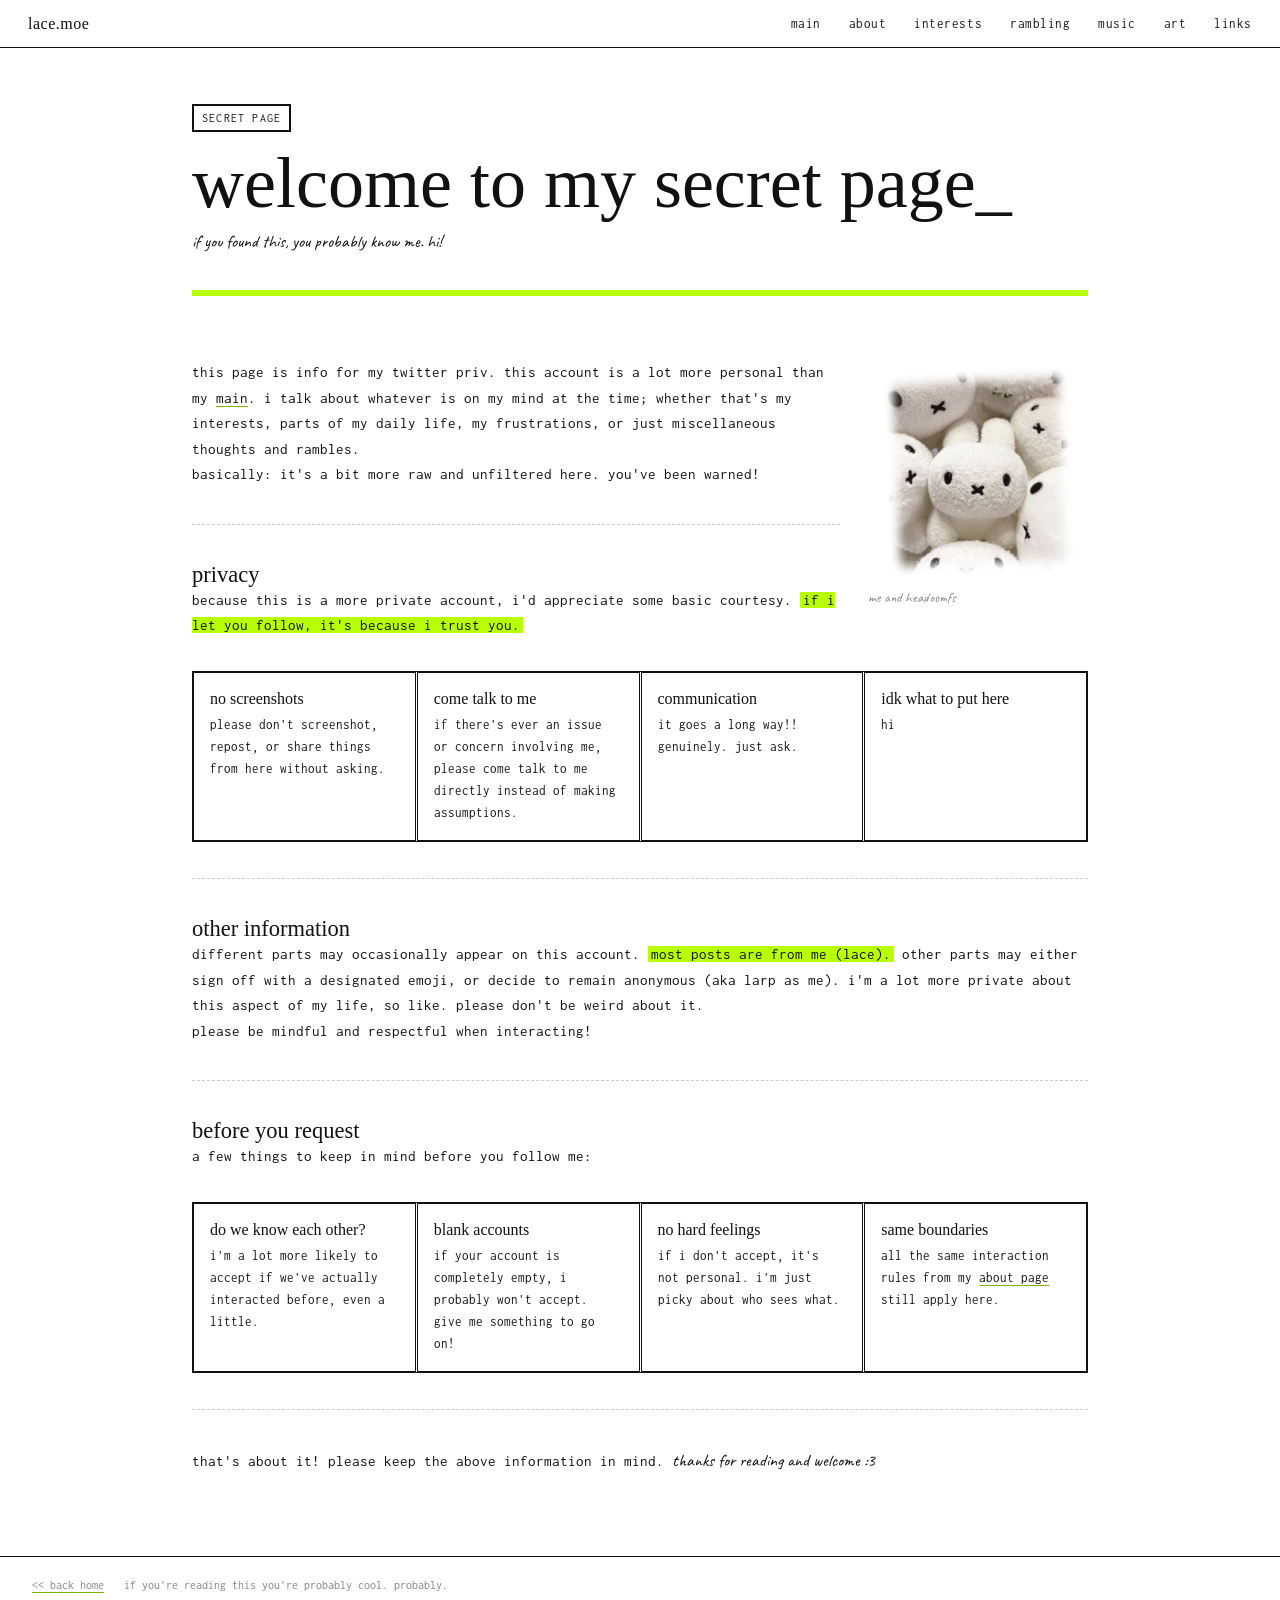
<file: private.html>
<!DOCTYPE html>
<html lang="en">
  <head>
    <meta charset="UTF-8" />
    <meta name="viewport" content="width=device-width, initial-scale=1.0" />
    <meta property="og:title" content="lace.moe">
    <meta property="og:description" content="priv info!!! waaoww secret page wow so cool!">
    <meta property="og:image" content="https://lace.moe/assets/favicon.png">
    <meta property="og:url" content="https://lace.moe/private.html">
    <meta property="og:type" content="website">
    <title>priv info!!! waaoww secret page wow so cool!</title>
    <link rel="icon" href="assets/favicon.png" />
    <link rel="stylesheet" href="style.css" />
  </head>
  <body>
    <nav class="site-nav">
      <a href="index.html" class="nav-title">lace.moe</a>
      <a href="index.html">main</a>
      <a href="about.html">about</a>
      <a href="interests.html">interests</a>
      <a href="rambling.html">rambling</a>
      <a href="music.html">music</a>
      <a href="art.html">art</a>
      <a href="links.html">links</a>
    </nav>

    <div class="page-body">
      <header class="page-head">
        <span class="stamp">secret page</span>
        <h1>welcome to my secret page<span class="blink">_</span></h1>
        <p class="hand">if you found this, you probably know me. hi!</p>
      </header>

      <div class="lime-bar"></div>

      <section class="scatter clearfix">
        <div class="aside-float">
          <img src="assets/miffy-crowd.jpg" alt="group of miffy" class="rotated-left" />
          <p class="margin-note">me and headoomfs</p>
        </div>

        <p>
          this page is info for my twitter priv. this account is a lot more personal than my
          <a href="https://x.com/nucleisi" target="_blank" rel="noopener">main</a>. i talk about whatever is on my mind
          at the time; whether that's my interests, parts of my daily life, my frustrations, or just miscellaneous
          thoughts and rambles.
        </p>

        <p>basically: it's a bit more raw and unfiltered here. you've been warned!</p>

        <hr class="torn-line" />

        <h2>privacy</h2>

        <p>
          because this is a more private account, i'd appreciate some basic courtesy.
          <span class="highlight">if i let you follow, it's because i trust you.</span>
        </p>

        <div class="scrap-grid">
          <div class="scrap-cell">
            <h3>no screenshots</h3>
            <p>please don't screenshot, repost, or share things from here without asking.</p>
          </div>
          <div class="scrap-cell">
            <h3>come talk to me</h3>
            <p>
              if there's ever an issue or concern involving me, please come talk to me directly instead of making
              assumptions.
            </p>
          </div>
          <div class="scrap-cell">
            <h3>communication</h3>
            <p>it goes a long way!! genuinely. just ask.</p>
          </div>
          <div class="scrap-cell">
            <h3>idk what to put here</h3>
            <p>hi</p>
          </div>
        </div>

        <hr class="torn-line" />

        <h2>other information</h2>

        <p>
          different parts may occasionally appear on this account.
          <span class="highlight">most posts are from me (lace).</span> other parts may either sign off with a
          designated emoji, or decide to remain anonymous (aka larp as me). i'm a lot more private about this aspect of
          my life, so like. please don't be weird about it.
        </p>
        <p>please be mindful and respectful when interacting!</p>

        <hr class="torn-line" />

        <h2>before you request</h2>
        <p>a few things to keep in mind before you follow me:</p>
        <div class="scrap-grid">
          <div class="scrap-cell">
            <h3>do we know each other?</h3>
            <p>i'm a lot more likely to accept if we've actually interacted before, even a little.</p>
          </div>
          <div class="scrap-cell">
            <h3>blank accounts</h3>
            <p>if your account is completely empty, i probably won't accept. give me something to go on!</p>
          </div>
          <div class="scrap-cell">
            <h3>no hard feelings</h3>
            <p>if i don't accept, it's not personal. i'm just picky about who sees what.</p>
          </div>
          <div class="scrap-cell">
            <h3>same boundaries</h3>
            <p>all the same interaction rules from my <a href="about.html">about page</a> still apply here.</p>
          </div>
        </div>

        <hr class="torn-line" />

        <p>
          that's about it! please keep the above information in mind.
          <span class="hand">thanks for reading and welcome :3</span>
        </p>
      </section>
    </div>

    <footer class="footer-strip">
      <a href="index.html">&lt;&lt; back home</a>
      <span>if you're reading this you're probably cool. probably.</span>
    </footer>
  </body>
</html>
</file>
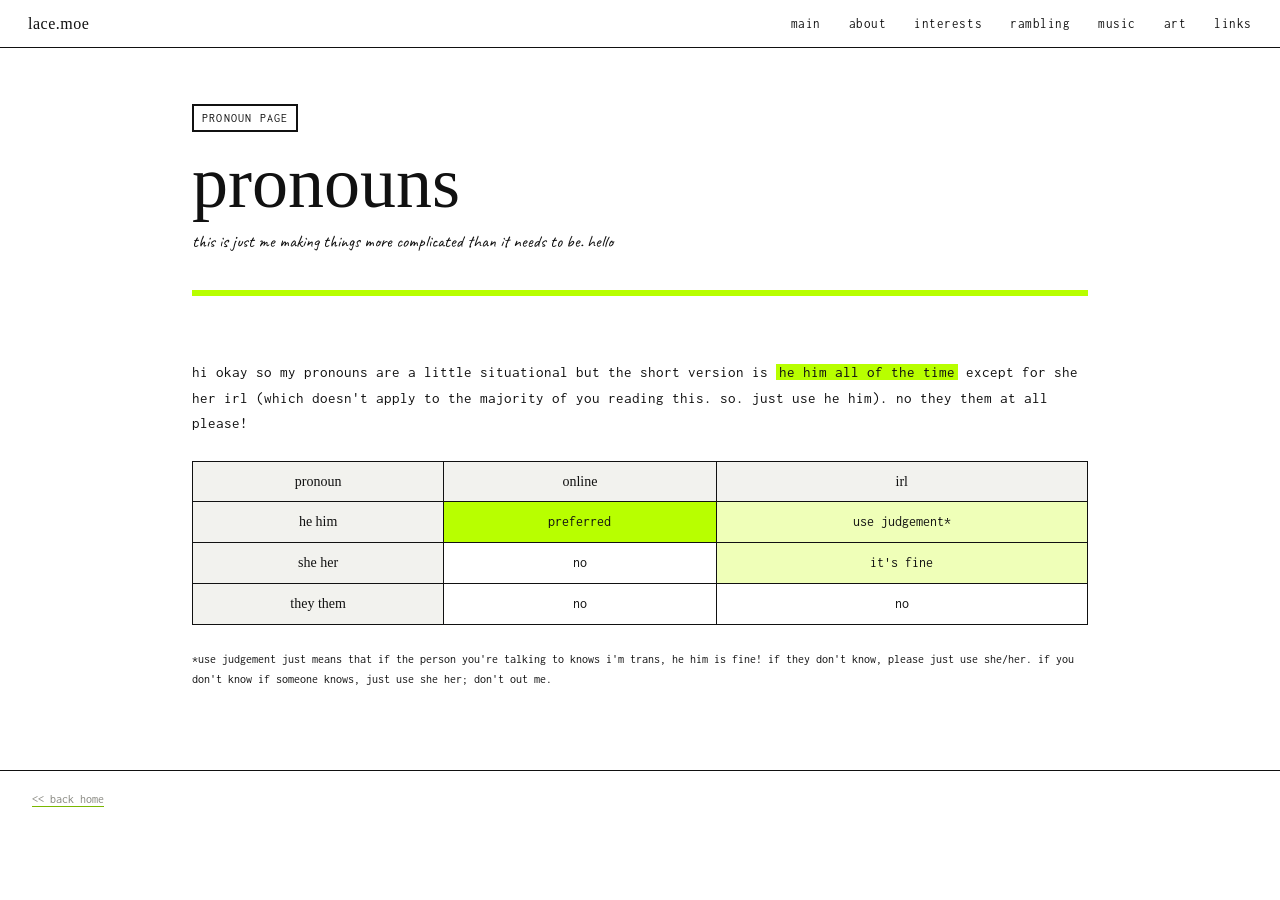
<file: pronouns.html>
<!DOCTYPE html>
<html lang="en">
  <head>
    <meta charset="UTF-8" />
    <meta name="viewport" content="width=device-width, initial-scale=1.0" />
    <meta property="og:title" content="lace.moe" />
    <meta property="og:description" content="pronouns. oh my god. why so woke" />
    <meta property="og:url" content="https://lace.moe/pronouns.html" />
    <meta property="og:type" content="website" />
    <title>pronouns. oh my god. why so woke</title>
    <link rel="icon" href="assets/favicon.png" />
    <link rel="stylesheet" href="style.css" />
    <style>
      table,
      table * {
        border-collapse: collapse;
        border: 1.5px solid var(--ink);
        text-align: center;
        font-family: "Inconsolata", monospace;
        font-size: 14px;
      }
      th {
        padding: 8px 16px;
        background: var(--faint);
        font-family: "IM Fell English", serif;
        font-weight: 400;
      }
      td {
        padding: 8px 16px;
        background: var(--paper);
      }
      td.yes {
        background: var(--lime);
      }
      td.maybe {
        background: var(--lime-pale);
      }
      .pronoun-table {
        margin: 24px 0;
        width: 100%;
      }
    </style>
  </head>
  <body>
    <nav class="site-nav">
      <a href="index.html" class="nav-title">lace.moe</a>
      <a href="index.html">main</a>
      <a href="about.html">about</a>
      <a href="interests.html">interests</a>
      <a href="rambling.html">rambling</a>
      <a href="music.html">music</a>
      <a href="art.html">art</a>
      <a href="links.html">links</a>
    </nav>
    <div class="page-body">
      <header class="page-head">
        <span class="stamp">pronoun page</span>
        <h1>pronouns</h1>
        <p class="hand">this is just me making things more complicated than it needs to be. hello</p>
      </header>
      <div class="lime-bar"></div>
      <section class="scatter">
        <p>
          hi okay so my pronouns are a little situational but the short version is <span class="highlight">he him all of the time</span> 
          except for she her irl (which doesn't apply to the majority of you reading this. so. just use he him). no they them at all please!
        </p>
        <table class="pronoun-table">
          <thead>
            <tr>
              <th>pronoun</th>
              <th>online</th>
              <th>irl</th>
            </tr>
          </thead>
          <tbody>
            <tr>
              <th>he him</th>
              <td class="yes">preferred</td>
              <td class="maybe">use judgement*</td>
            </tr>
            <tr>
              <th>she her</th>
              <td>no</td>
              <td class="maybe">it's fine</td>
            </tr>
            <tr>
              <th>they them</th>
              <td>no</td>
              <td>no</td>
            </tr>
          </tbody>
        </table>
        <p style="font-size: 12px; color: var(--ink);">*use judgement just means that if the person you're talking to knows i'm trans, 
          he him is fine! if they don't know, please just use she/her. if you don't know if someone knows, just use she her; don't out me.</p>
      </section>
    </div>
    <footer class="footer-strip">
      <a href="index.html">&lt;&lt; back home</a>
    </footer>
  </body>
</html>
</file>
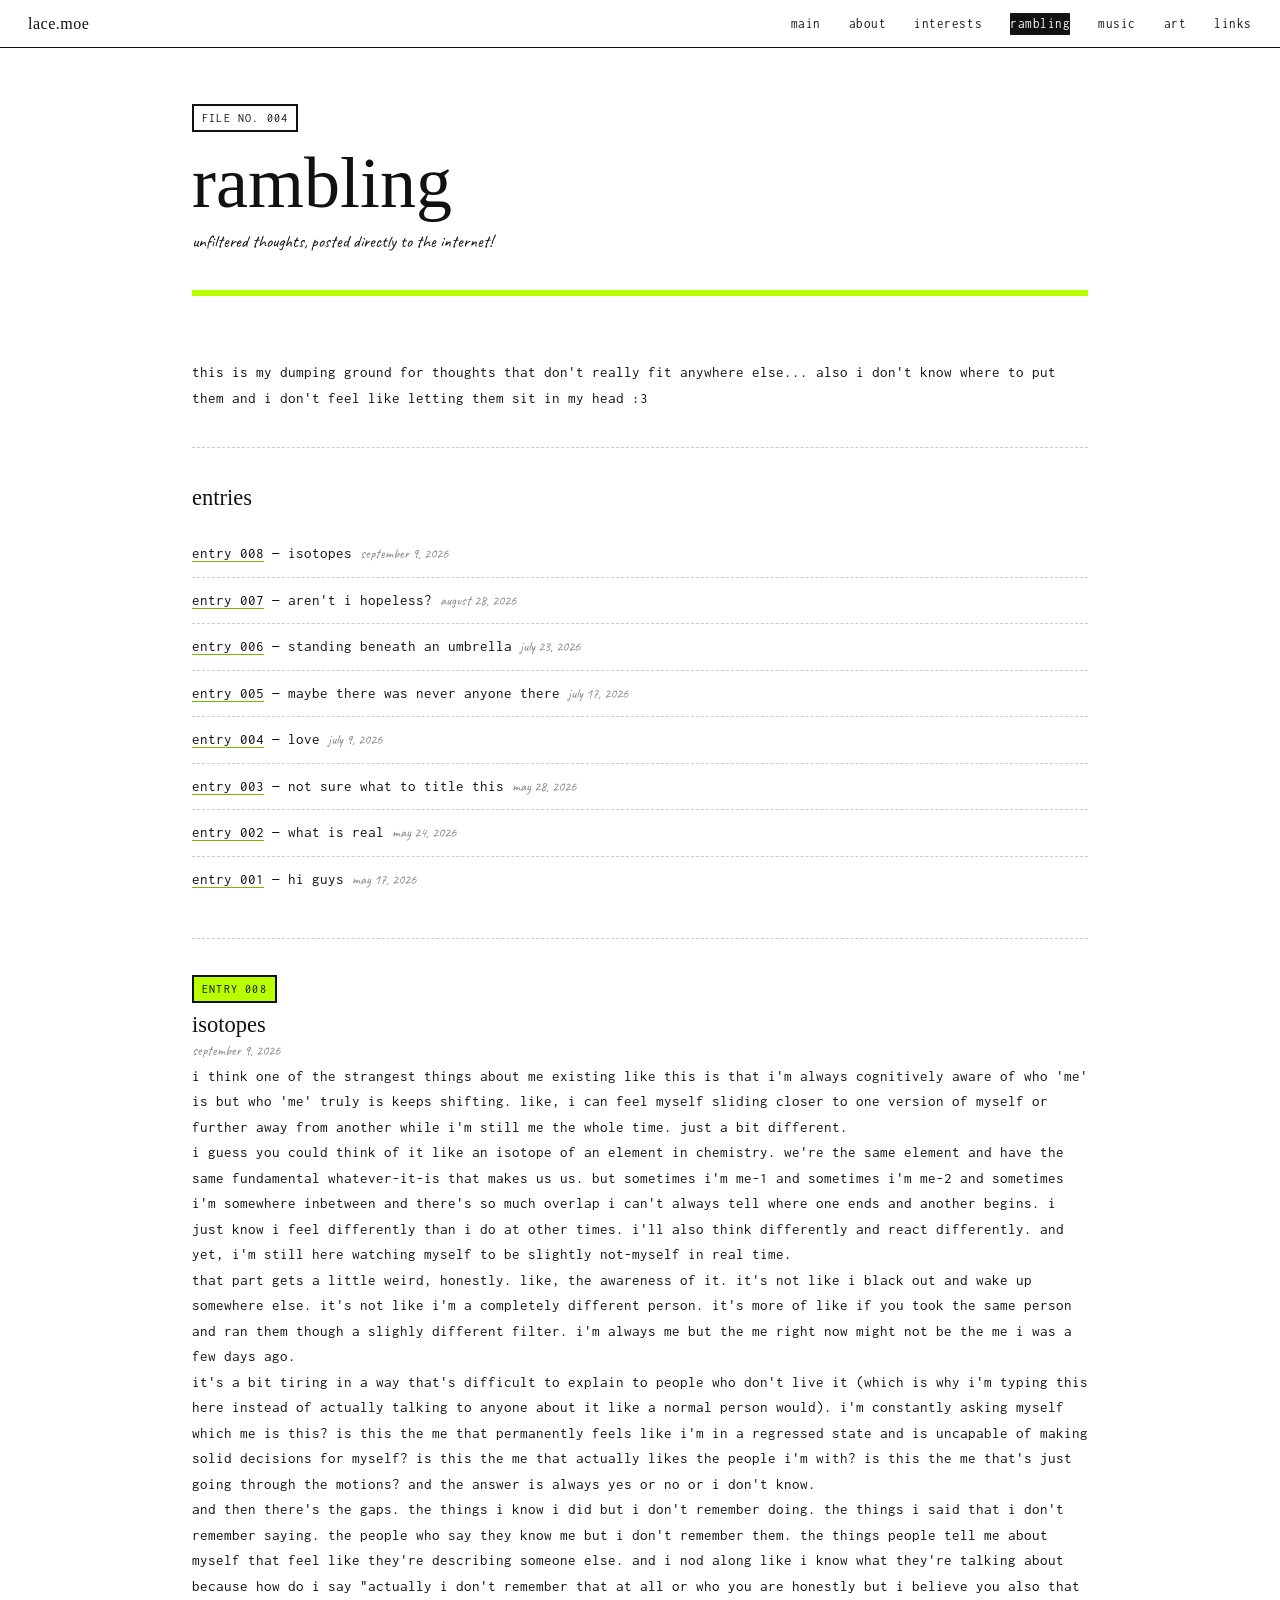
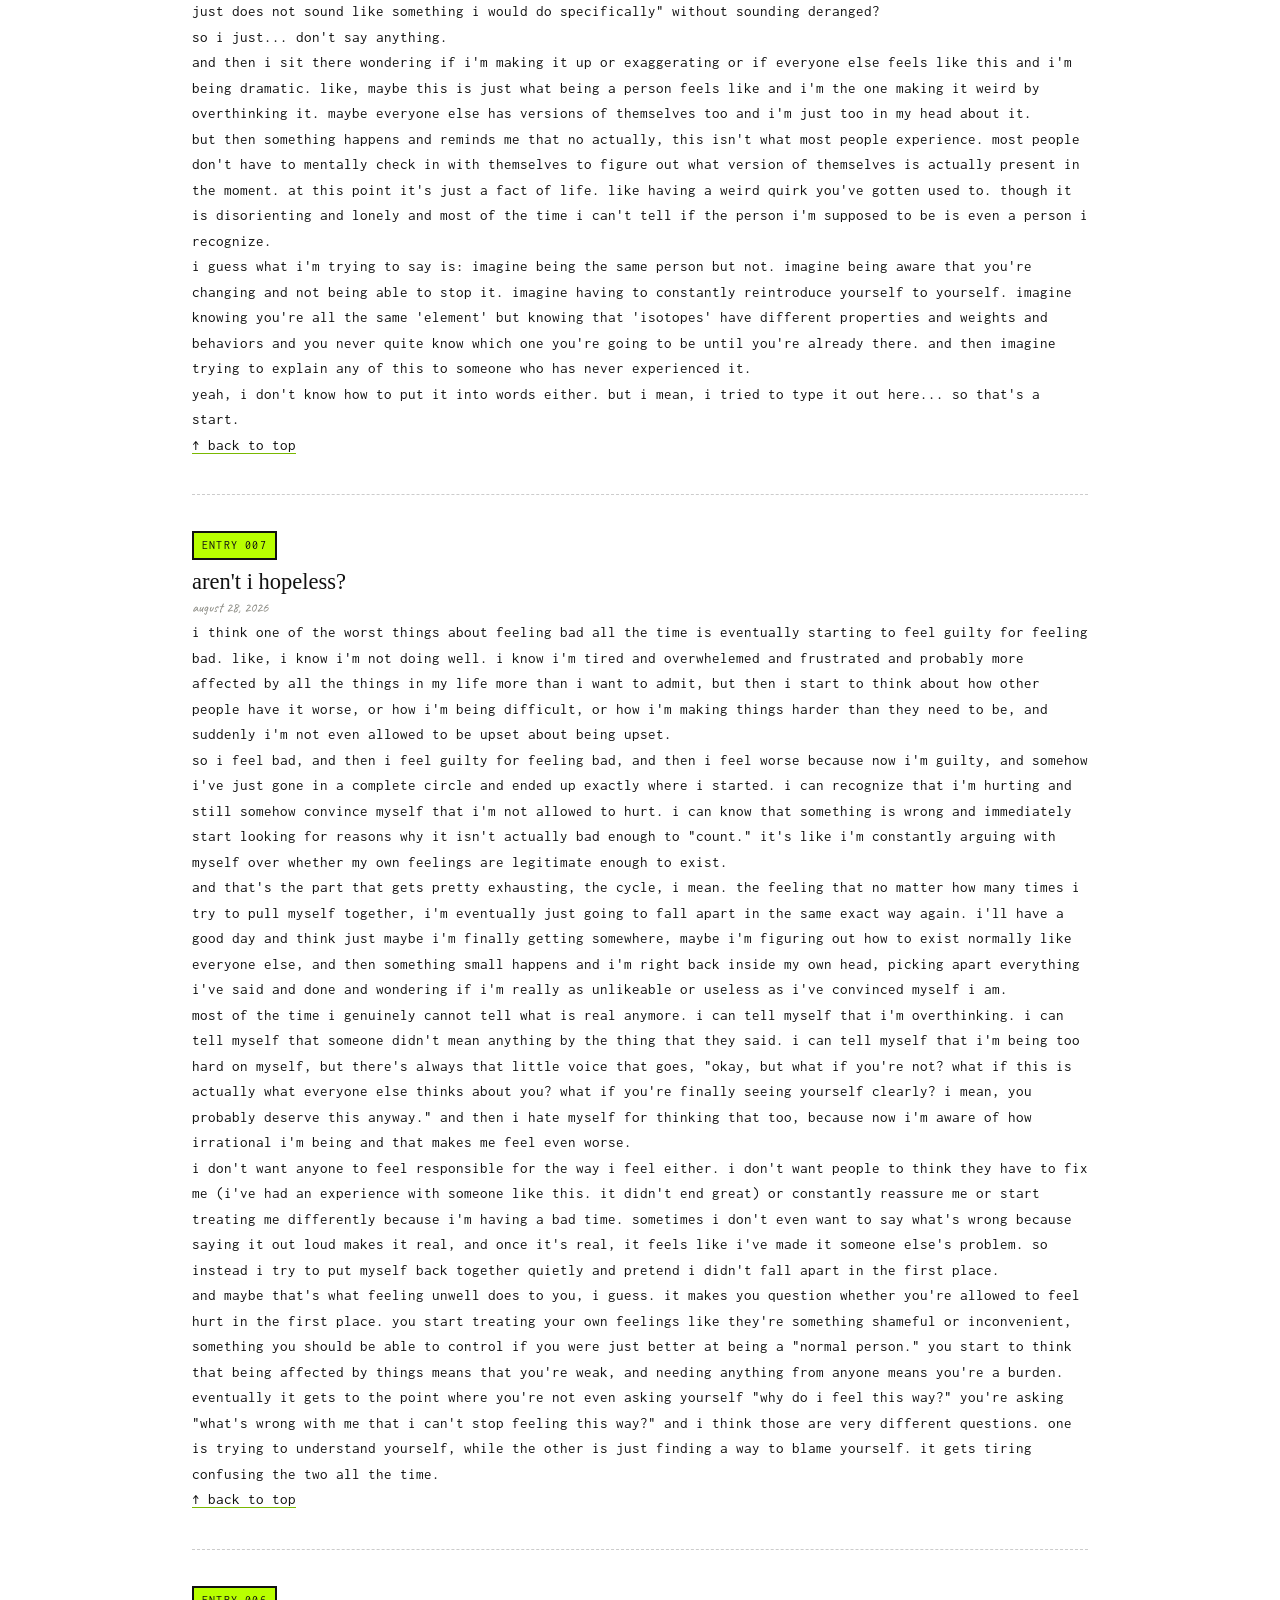
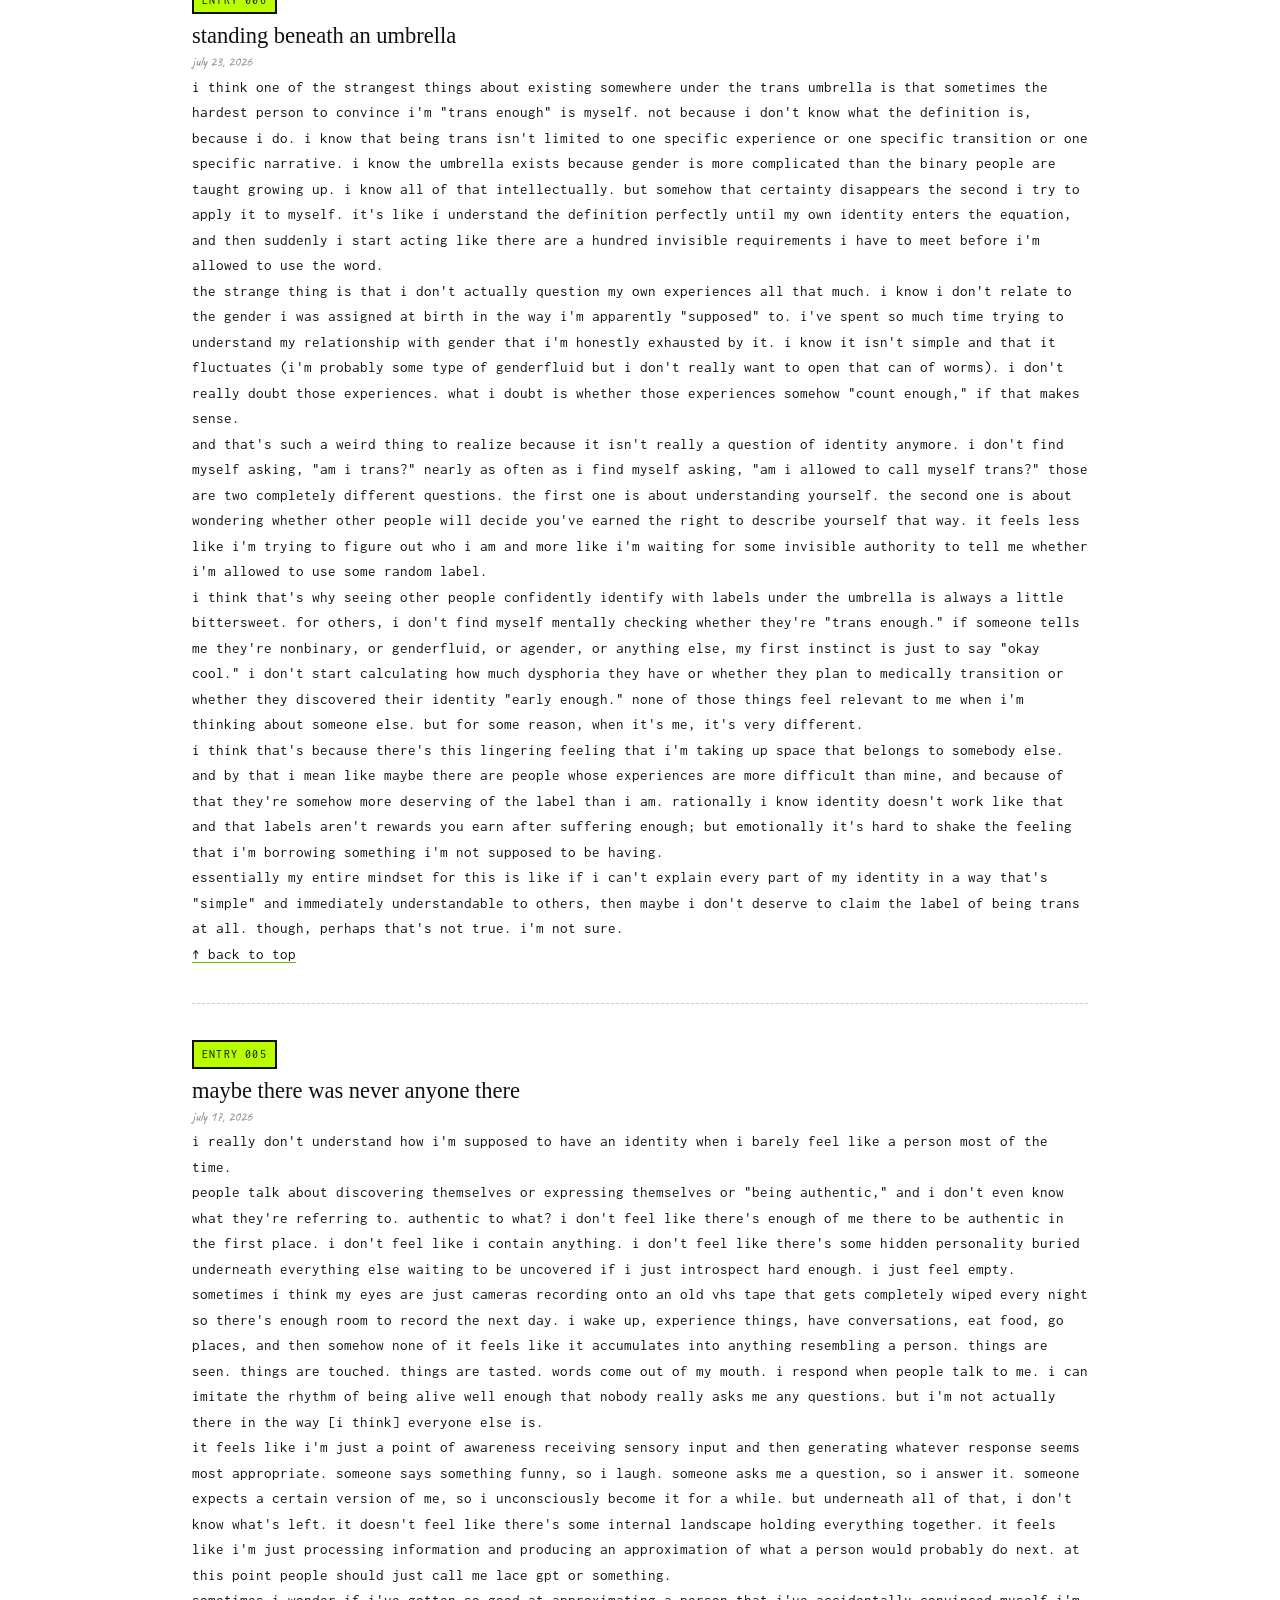
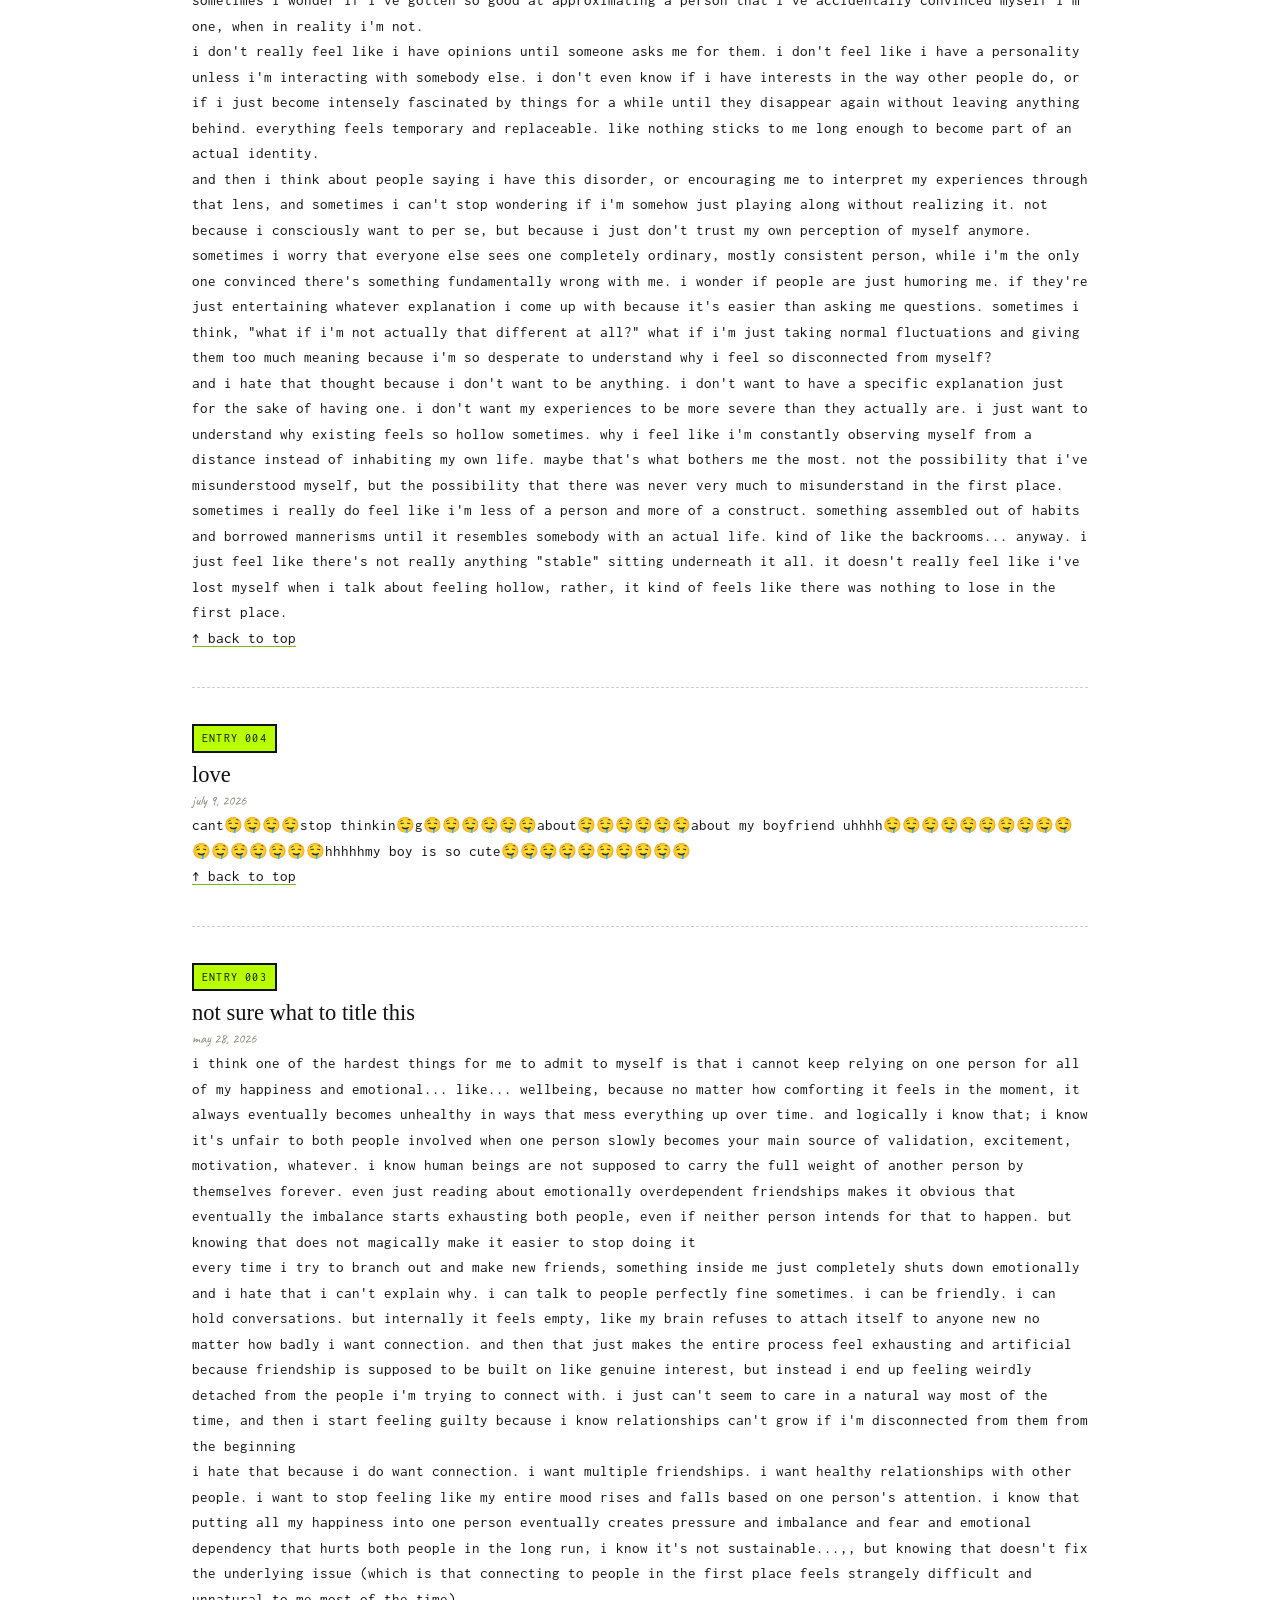
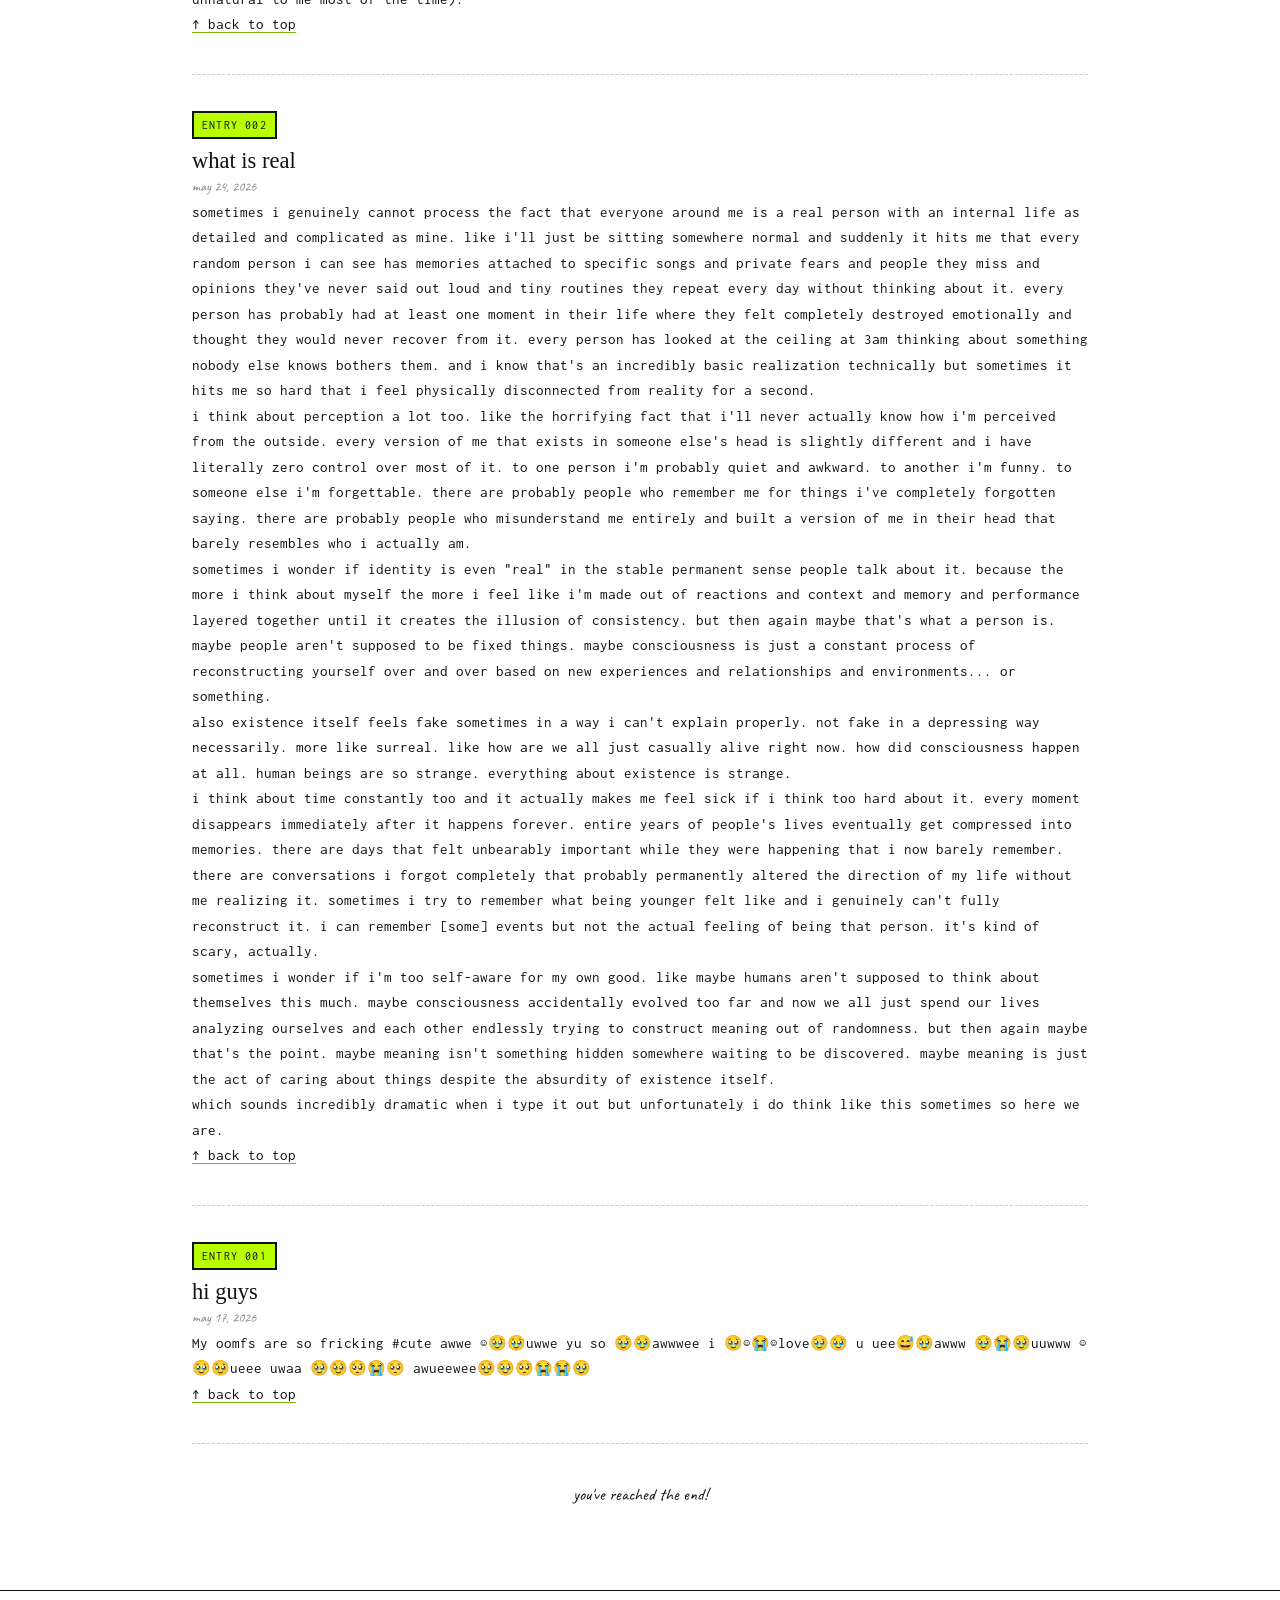
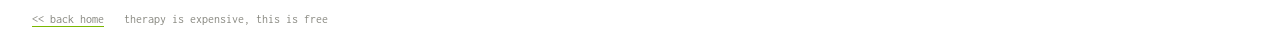
<file: rambling.html>
<!DOCTYPE html>
<html lang="en">
  <head>
    <meta charset="UTF-8" />
    <meta name="viewport" content="width=device-width, initial-scale=1.0" />
    <meta property="og:title" content="lace.moe">
    <meta property="og:description" content="rambling! kind of like a blog but i never update this ever">
    <meta property="og:image" content="https://lace.moe/assets/favicon.png">
    <meta property="og:url" content="https://lace.moe/rambling.html">
    <meta property="og:type" content="website">
    <title>rambling! kind of like a blog but i never update this ever</title>
    <link rel="icon" href="assets/favicon.png">
    <link rel="stylesheet" href="style.css" />
  </head>
  <body>
    <nav class="site-nav">
      <a href="index.html" class="nav-title">lace.moe</a>
      <a href="index.html">main</a>
      <a href="about.html">about</a>
      <a href="interests.html">interests</a>
      <a href="rambling.html" class="current">rambling</a>
      <a href="music.html">music</a>
      <a href="art.html">art</a>
      <a href="links.html">links</a>
    </nav>

    <div class="page-body">
      <header class="page-head">
        <span class="stamp">file no. 004</span>
        <h1>rambling</h1>
        <p class="hand">unfiltered thoughts, posted directly to the internet!</p>
      </header>

      <div class="lime-bar"></div>

      <section class="scatter clearfix">
        <p>
          this is my dumping ground for thoughts that don't really fit anywhere else... also i don't know where to put
          them and i don't feel like letting them sit in my head :3
        </p>

        <hr class="torn-line" />

        <div id="top">
          <h2>entries</h2>
          <ul style="list-style: none; margin: 20px 0">
            <li style="border-bottom: 1px dashed #ccc; padding: 10px 0">
              <a href="#entry008">entry 008</a> — isotopes
              <span class="margin-note">september 9, 2026</span>
            </li>
            <li style="border-bottom: 1px dashed #ccc; padding: 10px 0">
              <a href="#entry007">entry 007</a> — aren't i hopeless?
              <span class="margin-note">august 28, 2026</span>
            </li>
            <li style="border-bottom: 1px dashed #ccc; padding: 10px 0">
              <a href="#entry006">entry 006</a> — standing beneath an umbrella
              <span class="margin-note">july 23, 2026</span>
            </li>
            <li style="border-bottom: 1px dashed #ccc; padding: 10px 0">
              <a href="#entry005">entry 005</a> — maybe there was never anyone there
              <span class="margin-note">july 17, 2026</span>
            </li>
            <li style="border-bottom: 1px dashed #ccc; padding: 10px 0">
              <a href="#entry004">entry 004</a> — love <span class="margin-note">july 9, 2026</span>
            </li>
            <li style="border-bottom: 1px dashed #ccc; padding: 10px 0">
              <a href="#entry003">entry 003</a> — not sure what to title this
              <span class="margin-note">may 28, 2026</span>
            </li>
            <li style="border-bottom: 1px dashed #ccc; padding: 10px 0">
              <a href="#entry002">entry 002</a> — what is real
              <span class="margin-note">may 24, 2026</span>
            </li>
            <li style="padding: 10px 0">
              <a href="#entry001">entry 001</a> — hi guys 
              <span class="margin-note">may 17, 2026</span>
            </li>
          </ul>
        </div>

        <hr class="torn-line" />

        <article id="entry008">
          <span class="stamp accent">entry 008</span>
          <h2>isotopes</h2>
          <p class="margin-note">september 9, 2026</p>
          <p>
            i think one of the strangest things about me existing like this is that i'm always cognitively aware of who
            'me' is but who 'me' truly is keeps shifting. like, i can feel myself sliding closer to one version of myself
            or further away from another while i'm still me the whole time. just a bit different.
          </p>
          <p>
            i guess you could think of it like an isotope of an element in chemistry. we're the same element and have
            the same fundamental whatever-it-is that makes us us. but sometimes i'm me-1 and sometimes i'm me-2 and 
            sometimes i'm somewhere inbetween and there's so much overlap i can't always tell where one ends and another
            begins. i just know i feel differently than i do at other times. i'll also think differently and react
            differently. and yet, i'm still here watching myself to be slightly not-myself in real time.
          </p>
          <p>
            that part gets a little weird, honestly. like, the awareness of it. it's not like i black out and wake up 
            somewhere else. it's not like i'm a completely different person. it's more of like if you took the same person
            and ran them though a slighly different filter. i'm always me but the me right now might not be the me
            i was a few days ago.
          </p>
          <p>
            it's a bit tiring in a way that's difficult to explain to people who don't live it (which is why i'm typing this
            here instead of actually talking to anyone about it like a normal person would). i'm constantly asking myself
            which me is this? is this the me that permanently feels like i'm in a regressed state and is uncapable of making 
            solid decisions for myself? is this the me that actually likes the people i'm with? is this the me that's 
            just going through the motions? and the answer is always yes or no or i don't know.
          </p>
          <p>
            and then there's the gaps. the things i know i did but i don't remember doing. the things i said that i don't
            remember saying. the people who say they know me but i don't remember them. the things people tell me about 
            myself that feel like they're describing someone else. and i nod along like i know what they're talking 
            about because how do i say "actually i don't remember that at all or who you are honestly but i believe you 
            also that just does not sound like something i would do specifically" without sounding deranged?
          </p>
          <p>
            so i just... don't say anything.
          </p>
          <p>
            and then i sit there wondering if i'm making it up or exaggerating or if everyone else feels like this and i'm
            being dramatic. like, maybe this is just what being a person feels like and i'm the one making it weird by
            overthinking it. maybe everyone else has versions of themselves too and i'm just too in my head about it.
          </p>
          <p>
            but then something happens and reminds me that no actually, this isn't what most people experience. most people
            don't have to mentally check in with themselves to figure out what version of themselves is actually present
            in the moment. at this point it's just a fact of life. like having a weird quirk you've gotten used to. though
            it is disorienting and lonely and most of the time i can't tell if the person i'm supposed to be is even a 
            person i recognize.
          </p>
          <p>
            i guess what i'm trying to say is: imagine being the same person but not. imagine being aware that you're changing
            and not being able to stop it. imagine having to constantly reintroduce yourself to yourself. imagine knowing you're
            all the same 'element' but knowing that 'isotopes' have different properties and weights and behaviors and you never 
            quite know which one you're going to be until you're already there. and then imagine trying to explain any of this
            to someone who has never experienced it.
          </p>
          <p>
            yeah, i don't know how to put it into words either. but i mean, i tried to type it out here... so that's a start.
          </p>
          <p><a href="#top">&#8593; back to top</a></p>
        </article>

        <hr class="torn-line" />

        <article id="entry007">
          <span class="stamp accent">entry 007</span>
          <h2>aren't i hopeless?</h2>
          <p class="margin-note">august 28, 2026</p>
          <p>
            i think one of the worst things about feeling bad all the time is eventually starting to feel guilty for
            feeling bad. like, i know i'm not doing well. i know i'm tired and overwhelemed and frustrated and probably
            more affected by all the things in my life more than i want to admit, but then i start to think about how
            other people have it worse, or how i'm being difficult, or how i'm making things harder than they need to
            be, and suddenly i'm not even allowed to be upset about being upset.
          </p>
          <p>
            so i feel bad, and then i feel guilty for feeling bad, and then i feel worse because now i'm guilty, and
            somehow i've just gone in a complete circle and ended up exactly where i started. i can recognize that i'm
            hurting and still somehow convince myself that i'm not allowed to hurt. i can know that something is wrong
            and immediately start looking for reasons why it isn't actually bad enough to "count." it's like i'm
            constantly arguing with myself over whether my own feelings are legitimate enough to exist.
          </p>
          <p>
            and that's the part that gets pretty exhausting, the cycle, i mean. the feeling that no matter how many
            times i try to pull myself together, i'm eventually just going to fall apart in the same exact way again.
            i'll have a good day and think just maybe i'm finally getting somewhere, maybe i'm figuring out how to exist
            normally like everyone else, and then something small happens and i'm right back inside my own head, picking
            apart everything i've said and done and wondering if i'm really as unlikeable or useless as i've convinced
            myself i am.
          </p>
          <p>
            most of the time i genuinely cannot tell what is real anymore. i can tell myself that i'm overthinking. i
            can tell myself that someone didn't mean anything by the thing that they said. i can tell myself that i'm
            being too hard on myself, but there's always that little voice that goes, "okay, but what if you're not?
            what if this is actually what everyone else thinks about you? what if you're finally seeing yourself
            clearly? i mean, you probably deserve this anyway." and then i hate myself for thinking that too, because
            now i'm aware of how irrational i'm being and that makes me feel even worse.
          </p>
          <p>
            i don't want anyone to feel responsible for the way i feel either. i don't want people to think they have to
            fix me (i've had an experience with someone like this. it didn't end great) or constantly reassure me or
            start treating me differently because i'm having a bad time. sometimes i don't even want to say what's wrong
            because saying it out loud makes it real, and once it's real, it feels like i've made it someone else's
            problem. so instead i try to put myself back together quietly and pretend i didn't fall apart in the first
            place.
          </p>
          <p>
            and maybe that's what feeling unwell does to you, i guess. it makes you question whether you're allowed to
            feel hurt in the first place. you start treating your own feelings like they're something shameful or
            inconvenient, something you should be able to control if you were just better at being a "normal person."
            you start to think that being affected by things means that you're weak, and needing anything from anyone
            means you're a burden.
          </p>
          <p>
            eventually it gets to the point where you're not even asking yourself "why do i feel this way?" you're
            asking "what's wrong with me that i can't stop feeling this way?" and i think those are very different
            questions. one is trying to understand yourself, while the other is just finding a way to blame yourself. it
            gets tiring confusing the two all the time.
          </p>
          <p><a href="#top">&#8593; back to top</a></p>
        </article>

        <hr class="torn-line" />

        <article id="entry006">
          <span class="stamp accent">entry 006</span>
          <h2>standing beneath an umbrella</h2>
          <p class="margin-note">july 23, 2026</p>
          <p>
            i think one of the strangest things about existing somewhere under the trans umbrella is that sometimes the
            hardest person to convince i'm "trans enough" is myself. not because i don't know what the definition is,
            because i do. i know that being trans isn't limited to one specific experience or one specific transition or
            one specific narrative. i know the umbrella exists because gender is more complicated than the binary people
            are taught growing up. i know all of that intellectually. but somehow that certainty disappears the second i
            try to apply it to myself. it's like i understand the definition perfectly until my own identity enters the
            equation, and then suddenly i start acting like there are a hundred invisible requirements i have to meet
            before i'm allowed to use the word.
          </p>
          <p>
            the strange thing is that i don't actually question my own experiences all that much. i know i don't relate
            to the gender i was assigned at birth in the way i'm apparently "supposed" to. i've spent so much time
            trying to understand my relationship with gender that i'm honestly exhausted by it. i know it isn't simple
            and that it fluctuates (i'm probably some type of genderfluid but i don't really want to open that can of
            worms). i don't really doubt those experiences. what i doubt is whether those experiences somehow "count
            enough," if that makes sense.
          </p>
          <p>
            and that's such a weird thing to realize because it isn't really a question of identity anymore. i don't
            find myself asking, "am i trans?" nearly as often as i find myself asking, "am i allowed to call myself
            trans?" those are two completely different questions. the first one is about understanding yourself. the
            second one is about wondering whether other people will decide you've earned the right to describe yourself
            that way. it feels less like i'm trying to figure out who i am and more like i'm waiting for some invisible
            authority to tell me whether i'm allowed to use some random label.
          </p>
          <p>
            i think that's why seeing other people confidently identify with labels under the umbrella is always a
            little bittersweet. for others, i don't find myself mentally checking whether they're "trans enough." if
            someone tells me they're nonbinary, or genderfluid, or agender, or anything else, my first instinct is just
            to say "okay cool." i don't start calculating how much dysphoria they have or whether they plan to medically
            transition or whether they discovered their identity "early enough." none of those things feel relevant to
            me when i'm thinking about someone else. but for some reason, when it's me, it's very different.
          </p>
          <p>
            i think that's because there's this lingering feeling that i'm taking up space that belongs to somebody
            else. and by that i mean like maybe there are people whose experiences are more difficult than mine, and
            because of that they're somehow more deserving of the label than i am. rationally i know identity doesn't
            work like that and that labels aren't rewards you earn after suffering enough; but emotionally it's hard to
            shake the feeling that i'm borrowing something i'm not supposed to be having.
          </p>
          <p>
            essentially my entire mindset for this is like if i can't explain every part of my identity in a way that's
            "simple" and immediately understandable to others, then maybe i don't deserve to claim the label of being
            trans at all. though, perhaps that's not true. i'm not sure.
          </p>
          <p><a href="#top">&#8593; back to top</a></p>
        </article>

        <hr class="torn-line" />

        <article id="entry005">
          <span class="stamp accent">entry 005</span>
          <h2>maybe there was never anyone there</h2>
          <p class="margin-note">july 17, 2026</p>
          <p>
            i really don't understand how i'm supposed to have an identity when i barely feel like a person most of the
            time.
          </p>
          <p>
            people talk about discovering themselves or expressing themselves or "being authentic," and i don't even
            know what they're referring to. authentic to what? i don't feel like there's enough of me there to be
            authentic in the first place. i don't feel like i contain anything. i don't feel like there's some hidden
            personality buried underneath everything else waiting to be uncovered if i just introspect hard enough. i
            just feel empty.
          </p>
          <p>
            sometimes i think my eyes are just cameras recording onto an old vhs tape that gets completely wiped every
            night so there's enough room to record the next day. i wake up, experience things, have conversations, eat
            food, go places, and then somehow none of it feels like it accumulates into anything resembling a person.
            things are seen. things are touched. things are tasted. words come out of my mouth. i respond when people
            talk to me. i can imitate the rhythm of being alive well enough that nobody really asks me any questions.
            but i'm not actually there in the way [i think] everyone else is.
          </p>
          <p>
            it feels like i'm just a point of awareness receiving sensory input and then generating whatever response
            seems most appropriate. someone says something funny, so i laugh. someone asks me a question, so i answer
            it. someone expects a certain version of me, so i unconsciously become it for a while. but underneath all of
            that, i don't know what's left. it doesn't feel like there's some internal landscape holding everything
            together. it feels like i'm just processing information and producing an approximation of what a person
            would probably do next. at this point people should just call me lace gpt or something.
          </p>
          <p>
            sometimes i wonder if i've gotten so good at approximating a person that i've accidentally convinced myself
            i'm one, when in reality i'm not.
          </p>
          <p>
            i don't really feel like i have opinions until someone asks me for them. i don't feel like i have a
            personality unless i'm interacting with somebody else. i don't even know if i have interests in the way
            other people do, or if i just become intensely fascinated by things for a while until they disappear again
            without leaving anything behind. everything feels temporary and replaceable. like nothing sticks to me long
            enough to become part of an actual identity.
          </p>
          <p>
            and then i think about people saying i have this disorder, or encouraging me to interpret my experiences
            through that lens, and sometimes i can't stop wondering if i'm somehow just playing along without realizing
            it. not because i consciously want to per se, but because i just don't trust my own perception of myself
            anymore. sometimes i worry that everyone else sees one completely ordinary, mostly consistent person, while
            i'm the only one convinced there's something fundamentally wrong with me. i wonder if people are just
            humoring me. if they're just entertaining whatever explanation i come up with because it's easier than
            asking me questions. sometimes i think, "what if i'm not actually that different at all?" what if i'm just
            taking normal fluctuations and giving them too much meaning because i'm so desperate to understand why i
            feel so disconnected from myself?
          </p>
          <p>
            and i hate that thought because i don't want to be anything. i don't want to have a specific explanation
            just for the sake of having one. i don't want my experiences to be more severe than they actually are. i
            just want to understand why existing feels so hollow sometimes. why i feel like i'm constantly observing
            myself from a distance instead of inhabiting my own life. maybe that's what bothers me the most. not the
            possibility that i've misunderstood myself, but the possibility that there was never very much to
            misunderstand in the first place.
          </p>
          <p>
            sometimes i really do feel like i'm less of a person and more of a construct. something assembled out of
            habits and borrowed mannerisms until it resembles somebody with an actual life. kind of like the
            backrooms... anyway. i just feel like there's not really anything "stable" sitting underneath it all. it
            doesn't really feel like i've lost myself when i talk about feeling hollow, rather, it kind of feels like
            there was nothing to lose in the first place.
          </p>
          <p><a href="#top">&#8593; back to top</a></p>
        </article>

        <hr class="torn-line" />

        <article id="entry004">
          <span class="stamp accent">entry 004</span>
          <h2>love</h2>
          <p class="margin-note">july 9, 2026</p>
          <p>
            cant🤤🤤🤤🤤stop thinkin🤤g🤤🤤🤤🤤🤤🤤about🤤🤤🤤🤤🤤🤤about my boyfriend
            uhhhh🤤🤤🤤🤤🤤🤤🤤🤤🤤🤤🤤🤤🤤🤤🤤🤤🤤hhhhhmy boy is so cute🤤🤤🤤🤤🤤🤤🤤🤤🤤🤤
          </p>
          <p><a href="#top">&#8593; back to top</a></p>
        </article>

        <hr class="torn-line" />

        <article id="entry003">
          <span class="stamp accent">entry 003</span>
          <h2>not sure what to title this</h2>
          <p class="margin-note">may 28, 2026</p>
          <p>
            i think one of the hardest things for me to admit to myself is that i cannot keep relying on one person for
            all of my happiness and emotional... like... wellbeing, because no matter how comforting it feels in the
            moment, it always eventually becomes unhealthy in ways that mess everything up over time. and logically i
            know that; i know it's unfair to both people involved when one person slowly becomes your main source of
            validation, excitement, motivation, whatever. i know human beings are not supposed to carry the full weight
            of another person by themselves forever. even just reading about emotionally overdependent friendships makes
            it obvious that eventually the imbalance starts exhausting both people, even if neither person intends for
            that to happen. but knowing that does not magically make it easier to stop doing it
          </p>
          <p>
            every time i try to branch out and make new friends, something inside me just completely shuts down
            emotionally and i hate that i can't explain why. i can talk to people perfectly fine sometimes. i can be
            friendly. i can hold conversations. but internally it feels empty, like my brain refuses to attach itself to
            anyone new no matter how badly i want connection. and then that just makes the entire process feel
            exhausting and artificial because friendship is supposed to be built on like genuine interest, but instead i
            end up feeling weirdly detached from the people i'm trying to connect with. i just can't seem to care in a
            natural way most of the time, and then i start feeling guilty because i know relationships can't grow if i'm
            disconnected from them from the beginning
          </p>
          <p>
            i hate that because i do want connection. i want multiple friendships. i want healthy relationships with
            other people. i want to stop feeling like my entire mood rises and falls based on one person's attention. i
            know that putting all my happiness into one person eventually creates pressure and imbalance and fear and
            emotional dependency that hurts both people in the long run, i know it's not sustainable...,, but knowing
            that doesn't fix the underlying issue (which is that connecting to people in the first place feels strangely
            difficult and unnatural to me most of the time).
          </p>
          <p><a href="#top">&#8593; back to top</a></p>
        </article>

        <hr class="torn-line" />

        <article id="entry002">
          <span class="stamp accent">entry 002</span>
          <h2>what is real</h2>
          <p class="margin-note">may 24, 2026</p>
          <p>
            sometimes i genuinely cannot process the fact that everyone around me is a real person with an internal life
            as detailed and complicated as mine. like i'll just be sitting somewhere normal and suddenly it hits me that
            every random person i can see has memories attached to specific songs and private fears and people they miss
            and opinions they've never said out loud and tiny routines they repeat every day without thinking about it.
            every person has probably had at least one moment in their life where they felt completely destroyed
            emotionally and thought they would never recover from it. every person has looked at the ceiling at 3am
            thinking about something nobody else knows bothers them. and i know that's an incredibly basic realization
            technically but sometimes it hits me so hard that i feel physically disconnected from reality for a second.
          </p>
          <p>
            i think about perception a lot too. like the horrifying fact that i'll never actually know how i'm perceived
            from the outside. every version of me that exists in someone else's head is slightly different and i have
            literally zero control over most of it. to one person i'm probably quiet and awkward. to another i'm funny.
            to someone else i'm forgettable. there are probably people who remember me for things i've completely
            forgotten saying. there are probably people who misunderstand me entirely and built a version of me in their
            head that barely resembles who i actually am.
          </p>
          <p>
            sometimes i wonder if identity is even "real" in the stable permanent sense people talk about it. because
            the more i think about myself the more i feel like i'm made out of reactions and context and memory and
            performance layered together until it creates the illusion of consistency. but then again maybe that's what
            a person is. maybe people aren't supposed to be fixed things. maybe consciousness is just a constant process
            of reconstructing yourself over and over based on new experiences and relationships and environments... or
            something.
          </p>
          <p>
            also existence itself feels fake sometimes in a way i can't explain properly. not fake in a depressing way
            necessarily. more like surreal. like how are we all just casually alive right now. how did consciousness
            happen at all. human beings are so strange. everything about existence is strange.
          </p>
          <p>
            i think about time constantly too and it actually makes me feel sick if i think too hard about it. every
            moment disappears immediately after it happens forever. entire years of people's lives eventually get
            compressed into memories. there are days that felt unbearably important while they were happening that i now
            barely remember. there are conversations i forgot completely that probably permanently altered the direction
            of my life without me realizing it. sometimes i try to remember what being younger felt like and i genuinely
            can't fully reconstruct it. i can remember [some] events but not the actual feeling of being that person.
            it's kind of scary, actually.
          </p>
          <p>
            sometimes i wonder if i'm too self-aware for my own good. like maybe humans aren't supposed to think about
            themselves this much. maybe consciousness accidentally evolved too far and now we all just spend our lives
            analyzing ourselves and each other endlessly trying to construct meaning out of randomness. but then again
            maybe that's the point. maybe meaning isn't something hidden somewhere waiting to be discovered. maybe
            meaning is just the act of caring about things despite the absurdity of existence itself.
          </p>
          <p>
            which sounds incredibly dramatic when i type it out but unfortunately i do think like this sometimes so here
            we are.
          </p>
          <p><a href="#top">&#8593; back to top</a></p>
        </article>

        <hr class="torn-line" />

        <article id="entry001">
          <span class="stamp accent">entry 001</span>
          <h2>hi guys</h2>
          <p class="margin-note">may 17, 2026</p>
          <p>
            My oomfs are so fricking #cute awwe ☺️🥹🥹uwwe yu so 🥹🥹awwwee i 🥹☺️😭☺️love🥹🥹 u uee😅🥹awww 🥹😭🥹uuwww
            ☺️🥹🥹ueee uwaa 🥹🥹🥺😭🥺 awueewee🥹🥹🥺😭😭🥹
          </p>
          <p><a href="#top">&#8593; back to top</a></p>
        </article>

        <hr class="torn-line" />

        <p style="text-align: center"><span class="hand">you've reached the end!</span></p>
      </section>
    </div>

    <footer class="footer-strip">
      <a href="index.html">&lt;&lt; back home</a>
      <span>therapy is expensive, this is free</span>
    </footer>
  </body>
</html>
</file>
<file: style.css>
@import url('https://fonts.googleapis.com/css2?family=Inconsolata:wdth,wght@75..125,200..900&family=IM+Fell+English:ital@0;1&family=Caveat:wght@400;600&display=swap');

:root {
  --lime: #b8ff00;
  --lime-dark: #7ab800;
  --lime-pale: #efffb8;
  --ink: #111111;
  --paper: #ffffff;
  --faint: #f2f2ee;
  --muted: #888880;
}

*, *::before, *::after { box-sizing: border-box; margin: 0; padding: 0; }

html { scroll-behavior: smooth; }

body {
  background: var(--paper);
  color: var(--ink);
  font-family: 'Inconsolata', monospace;
  font-size: 15px;
  line-height: 1.7;
  min-height: 100vh;
  overflow-x: hidden;
}

a {
  color: inherit;
  text-decoration: underline;
  text-decoration-color: var(--lime-dark);
  text-underline-offset: 3px;
}

a:hover {
  background: var(--lime);
  text-decoration: none;
}

img {
  display: block;
  max-width: 100%;
}

h1, h2, h3 {
  font-family: 'IM Fell English', serif;
  font-weight: 400;
  line-height: 1.2;
}

.hand {
  font-family: 'Caveat', cursive;
  font-size: 1.15em;
}

.site-nav {
  position: fixed;
  top: 0;
  left: 0;
  width: 100%;
  z-index: 100;
  padding: 10px 28px;
  display: flex;
  gap: 28px;
  align-items: center;
  background: var(--paper);
  border-bottom: 1.5px solid var(--ink);
  font-size: 13px;
  letter-spacing: 0.04em;
  overflow-x: auto;
  -webkit-overflow-scrolling: touch;
  scrollbar-width: none;
}

.site-nav::-webkit-scrollbar {
  display: none;
}

.site-nav a {
  text-decoration: none;
  text-transform: lowercase;
}

.site-nav a:hover {
  background: var(--lime);
}

.site-nav a.current {
  background: var(--ink);
  color: var(--paper);
}

.site-nav a.current:hover {
  background: var(--ink);
  color: var(--paper);
}

.site-nav .nav-title {
  font-family: 'IM Fell English', serif;
  font-size: 16px;
  margin-right: auto;
  text-decoration: none;
}

.site-nav .nav-title:hover {
  background: var(--lime);
}

.page-body {
  padding-top: 54px;
  padding-left: 32px;
  padding-right: 32px;
  max-width: 960px;
  margin: 0 auto;
  position: relative;
}

.scatter {
  position: relative;
  padding: 40px 0 80px;
}

.scatter p, .scatter h1, .scatter h2, .scatter h3, .scatter blockquote, .scatter .img-wrap {
  position: relative;
}

.stamp {
  display: inline-block;
  border: 2px solid var(--ink);
  padding: 2px 8px;
  font-size: 12px;
  letter-spacing: 0.1em;
  text-transform: uppercase;
  margin-bottom: 8px;
}

.stamp.accent {
  background: var(--lime);
}

.torn-line {
  border: none;
  border-top: 1.5px dashed #ccc;
  margin: 36px 0;
}

.margin-note {
  font-size: 14px;
  color: var(--muted);
  font-family: 'Caveat', cursive;
  display: inline-block;
}

.highlight {
  background: var(--lime);
  padding: 0 3px;
}

.big-quote {
  font-family: 'IM Fell English', serif;
  font-size: clamp(28px, 5vw, 52px);
  font-style: italic;
  line-height: 1.15;
  margin: 40px 0;
  border-left: 3px solid var(--ink);
  padding-left: 20px;
}

.tag {
  display: inline-block;
  border: 1px solid var(--ink);
  font-size: 11px;
  letter-spacing: 0.07em;
  padding: 2px 7px;
  margin: 2px;
  text-transform: lowercase;
}

.tag.lime {
  background: var(--lime);
}

.footer-strip {
  border-top: 1.5px solid var(--ink);
  padding: 18px 32px;
  font-size: 12px;
  color: var(--muted);
  display: flex;
  gap: 20px;
  flex-wrap: wrap;
  align-items: center;
}

.footer-strip a { color: var(--muted); }

.photo-row {
  display: flex;
  gap: 12px;
  flex-wrap: wrap;
  margin: 24px 0;
  align-items: flex-start;
}

.photo-row figure {
  border: 1.5px solid var(--ink);
  padding: 6px 6px 10px;
  background: var(--paper);
  width: 200px;
}

.photo-row figcaption {
  font-family: 'Caveat', cursive;
  font-size: 14px;
  text-align: center;
  padding-top: 4px;
}

.rotated-left { transform: rotate(-2.5deg); }
.rotated-right { transform: rotate(1.8deg); }
.rotated-tiny { transform: rotate(-0.8deg); }

.aside-float {
  float: right;
  margin: 0 0 16px 28px;
  max-width: 220px;
  font-size: 13px;
  clear: right;
}

.aside-float img,
.aside-float-left img {
  margin-bottom: 6px;
}

.aside-float-left {
  float: left;
  margin: 0 28px 16px 0;
  max-width: 200px;
  font-size: 13px;
  clear: left;
}

.clearfix::after {
  content: '';
  display: table;
  clear: both;
}

.member-chip {
  display: inline-block;
  padding: 3px 12px;
  font-size: 12px;
  letter-spacing: 0.06em;
  margin: 3px;
  border: 1px solid var(--ink);
}

.badge-row {
  display: flex;
  gap: 6px;
  flex-wrap: wrap;
  margin: 16px 0;
}

.badge {
  width: 88px;
  height: 31px;
  border: 1px solid var(--ink);
  display: flex;
  align-items: center;
  justify-content: center;
  font-size: 10px;
  text-align: center;
  letter-spacing: 0.04em;
  text-transform: uppercase;
  background: var(--faint);
  line-height: 1.2;
}

.badge.lime { background: var(--lime); }
.badge.ink { background: var(--ink); color: var(--paper); }

.page-head {
  padding: 50px 0 10px;
  position: relative;
}

.page-head h1 {
  font-size: clamp(38px, 7vw, 72px);
}

.slash-divider {
  font-size: 12px;
  color: var(--muted);
  letter-spacing: 0.15em;
  text-transform: uppercase;
  display: flex;
  align-items: center;
  gap: 12px;
  margin: 30px 0;
}

.slash-divider::before, .slash-divider::after {
  content: '';
  flex: 1;
  height: 1px;
  background: #ddd;
}

.index-img {
  position: absolute;
  border: 1.5px solid var(--ink);
}

.scrap-grid {
  display: grid;
  grid-template-columns: repeat(auto-fill, minmax(180px, 1fr));
  gap: 1px;
  border: 1px solid var(--ink);
  margin: 32px 0;
}

.scrap-cell {
  border: 1px solid var(--ink);
  padding: 16px;
  font-size: 13px;
}

.scrap-cell h3 {
  font-size: 16px;
  margin-bottom: 6px;
}

.lime-bar {
  width: 100%;
  height: 6px;
  background: var(--lime);
  margin: 24px 0;
}

.blink {
  animation: blinky 1.1s step-end infinite;
}

@keyframes blinky {
  50% { opacity: 0; }
}

.hero-row {
  display: flex;
  gap: 36px;
  align-items: center;
  flex-wrap: wrap;
  margin: 30px 0 10px;
}

.hero-row .img-wrap {
  flex: 0 0 auto;
}

.hero-row .img-wrap img {
  width: 200px;
}

.hero-text {
  flex: 1 1 300px;
}

.button-grid {
  display: flex;
  flex-wrap: wrap;
  gap: 6px;
  margin: 14px 0;
}

.btn88 {
  width: 88px;
  height: 31px;
  border: 1px solid var(--ink);
}

.link-list {
  list-style: none;
  margin: 20px 0;
}

.link-list li {
  border-bottom: 1px dashed #ccc;
  padding: 10px 0;
  display: flex;
  justify-content: space-between;
  align-items: baseline;
  gap: 12px;
  flex-wrap: wrap;
}

.link-list li:last-child {
  border-bottom: none;
}

.link-list .link-title {
  font-size: 16px;
}

.link-list .link-desc {
  font-size: 12px;
  color: var(--muted);
  flex-basis: 100%;
}

.guestbook-box {
  border: 1.5px solid var(--ink);
  padding: 16px;
  margin: 24px 0;
  font-size: 13px;
}

.guestbook-entry {
  border-top: 1px dashed #ccc;
  padding: 10px 0;
}

.guestbook-entry:first-of-type {
  border-top: none;
}

.guestbook-entry .gb-name {
  font-family: 'Caveat', cursive;
  font-size: 16px;
}

.gb-date {
  color: var(--muted);
  font-size: 11px;
}

.marquee-wrap {
  overflow: hidden;
  border-top: 1.5px solid var(--ink);
  border-bottom: 1.5px solid var(--ink);
  background: var(--lime);
  padding: 6px 0;
  white-space: nowrap;
  font-size: 13px;
  letter-spacing: 0.06em;
  text-transform: uppercase;
}

.marquee-wrap span {
  display: inline-block;
  padding-left: 100%;
  animation: marquee 22s linear infinite;
}

@keyframes marquee {
  0% { transform: translateX(0); }
  100% { transform: translateX(-100%); }
}

.counter-box {
  display: inline-flex;
  align-items: center;
  gap: 8px;
  border: 1.5px solid var(--ink);
  padding: 6px 10px;
  font-size: 12px;
  letter-spacing: 0.05em;
}

.counter-digits {
  font-family: 'Inconsolata', monospace;
  font-weight: 900;
  background: var(--ink);
  color: var(--lime);
  padding: 2px 6px;
  letter-spacing: 0.15em;
}

.now-playing {
  border: 1.5px solid var(--ink);
  padding: 10px 14px;
  display: inline-flex;
  align-items: center;
  gap: 10px;
  font-size: 13px;
  margin: 14px 0;
}

.under-construction {
  border: 1.5px solid var(--ink);
  padding: 10px 14px;
  font-size: 12px;
  letter-spacing: 0.08em;
  text-transform: uppercase;
  display: inline-flex;
  align-items: center;
  gap: 10px;
}

@media (max-width: 600px) {
  .page-body { padding-left: 18px; padding-right: 18px; }
  .aside-float, .aside-float-left { float: none; max-width: 100%; margin: 16px 0; }
  .index-img { position: static; margin: 16px 0; }
  .hero-row { flex-direction: column; }
}
</file>
